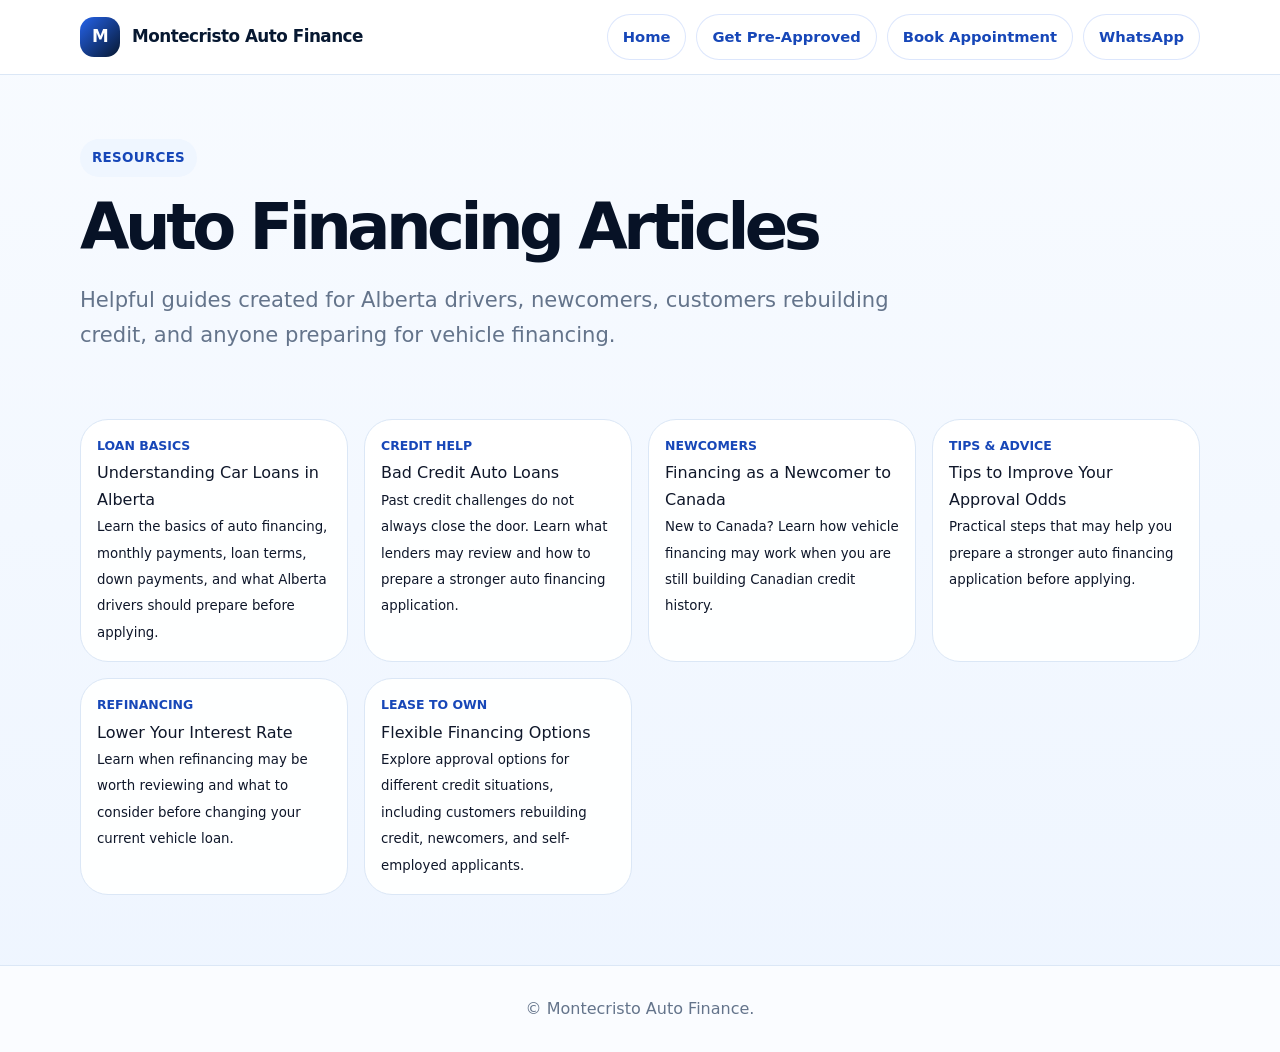
<file: articles/index.html>
<!doctype html>
<html lang="en">
<head>
  <meta charset="utf-8">
  <meta name="viewport" content="width=device-width, initial-scale=1">
  <title>Auto Financing Resources | Montecristo Auto Finance</title>
  <meta name="description" content="Helpful auto financing articles for Alberta drivers, newcomers, and customers rebuilding credit.">
  <link rel="stylesheet" href="/assets/css/montecristo-articles.css">
</head>
<body class="mtc-article-body">
  <header class="mtc-article-topbar">
    <div class="mtc-article-shell mtc-article-nav">
      <a class="mtc-article-logo" href="/" aria-label="Montecristo Auto Finance home"><span class="mtc-article-logo-mark">M</span><span>Montecristo Auto Finance</span></a>
      <nav class="mtc-article-navlinks" aria-label="Resources navigation">
        <a href="/">Home</a>
        <a href="/#approval-form">Get Pre-Approved</a>
        <a href="/modules/agenda/agenda.html">Book Appointment</a>
        <a href="https://wa.me/14039692916">WhatsApp</a>
      </nav>
    </div>
  </header>
  <main>
    <section class="mtc-article-shell mtc-article-hero">
      <div class="mtc-article-kicker">Resources</div>
      <h1>Auto Financing Articles</h1>
      <p class="mtc-article-intro">Helpful guides created for Alberta drivers, newcomers, customers rebuilding credit, and anyone preparing for vehicle financing.</p>
    </section>
    <section class="mtc-article-shell" style="padding: 20px 0 70px;">
      <div class="mtc-related" style="grid-template-columns: repeat(auto-fit, minmax(260px, 1fr)); display: grid; gap: 16px;">
        <a class="mtc-related-card" href="/articles/understanding-car-loans-in-alberta.html"><span>Loan Basics</span>Understanding Car Loans in Alberta<br><small>Learn the basics of auto financing, monthly payments, loan terms, down payments, and what Alberta drivers should prepare before applying.</small></a> <a class="mtc-related-card" href="/articles/bad-credit-auto-loans.html"><span>Credit Help</span>Bad Credit Auto Loans<br><small>Past credit challenges do not always close the door. Learn what lenders may review and how to prepare a stronger auto financing application.</small></a> <a class="mtc-related-card" href="/articles/financing-newcomer-canada.html"><span>Newcomers</span>Financing as a Newcomer to Canada<br><small>New to Canada? Learn how vehicle financing may work when you are still building Canadian credit history.</small></a> <a class="mtc-related-card" href="/articles/improve-approval-odds.html"><span>Tips &amp; Advice</span>Tips to Improve Your Approval Odds<br><small>Practical steps that may help you prepare a stronger auto financing application before applying.</small></a> <a class="mtc-related-card" href="/articles/lower-interest-rate.html"><span>Refinancing</span>Lower Your Interest Rate<br><small>Learn when refinancing may be worth reviewing and what to consider before changing your current vehicle loan.</small></a> <a class="mtc-related-card" href="/articles/flexible-financing-options.html"><span>Lease to Own</span>Flexible Financing Options<br><small>Explore approval options for different credit situations, including customers rebuilding credit, newcomers, and self-employed applicants.</small></a>
      </div>
    </section>
  </main>
  <footer class="mtc-article-footer"><div class="mtc-article-shell">© Montecristo Auto Finance.</div></footer>
</body>
</html>
</file>
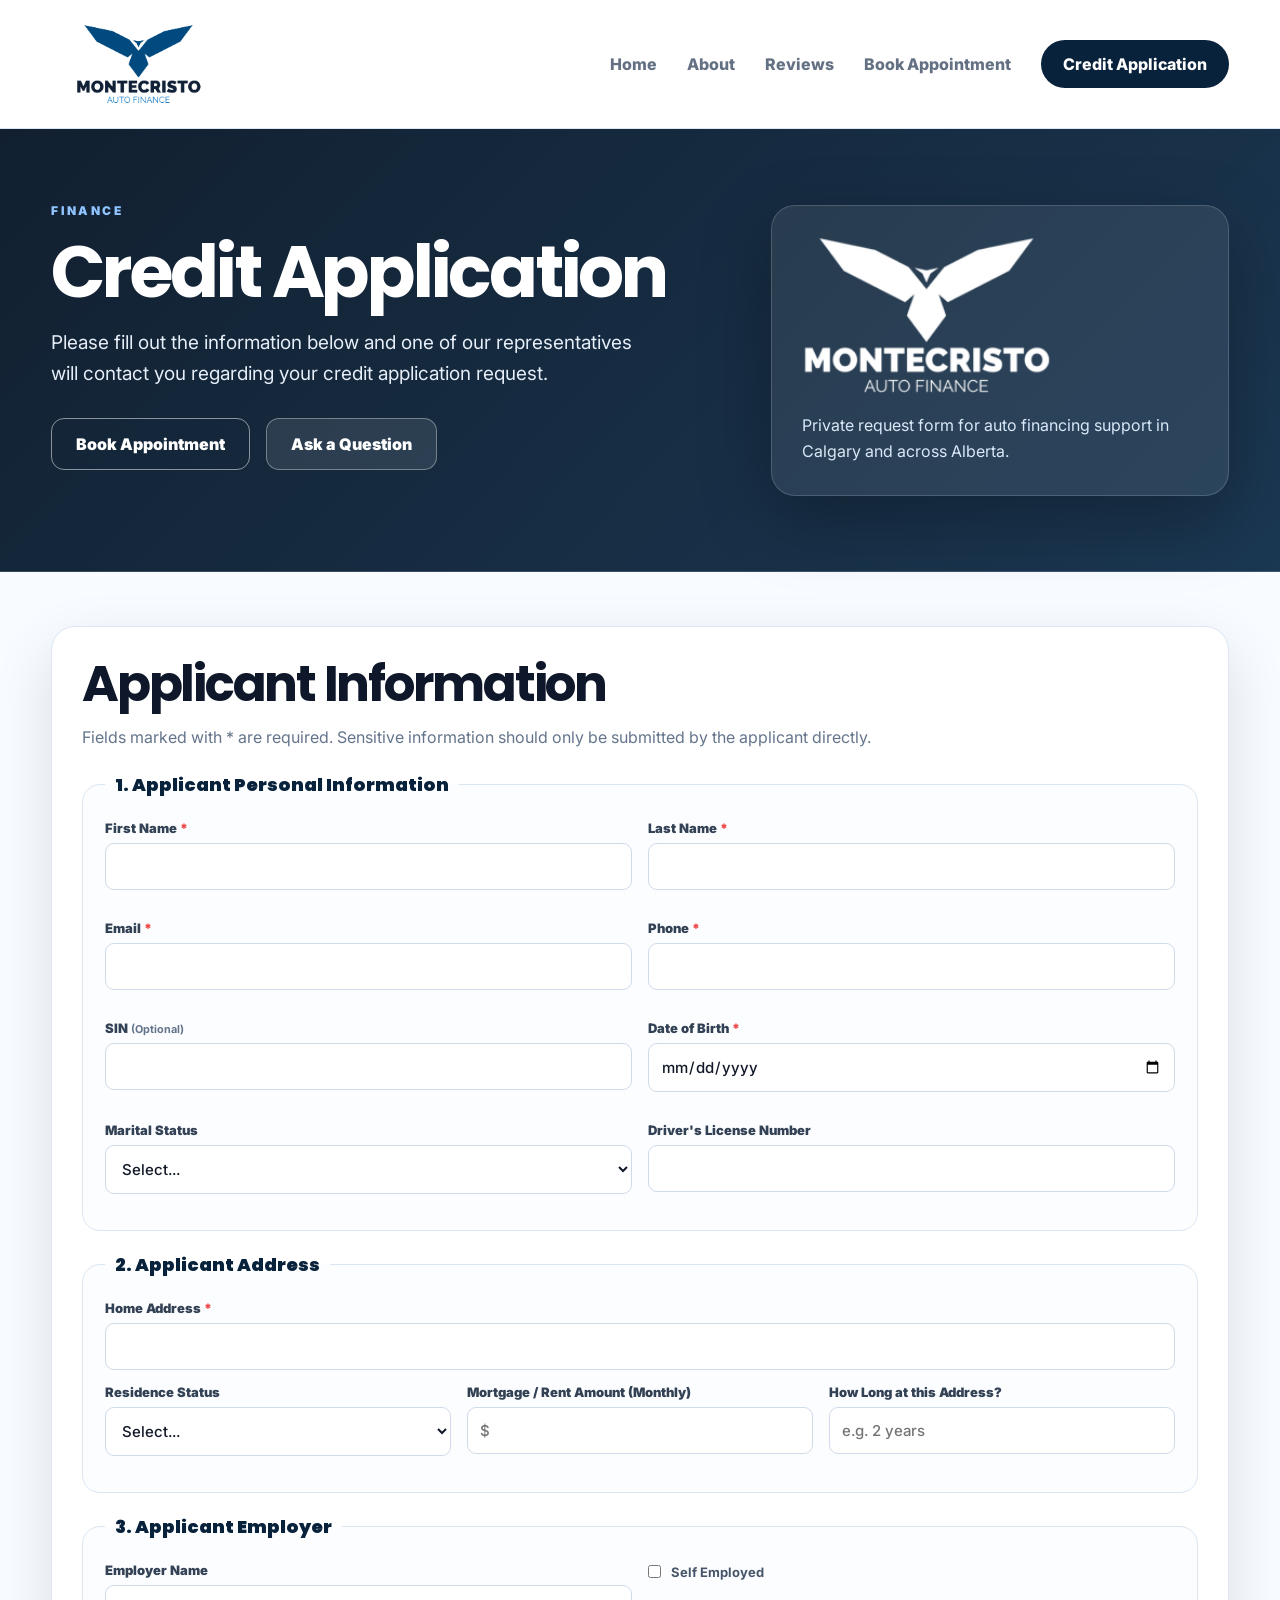
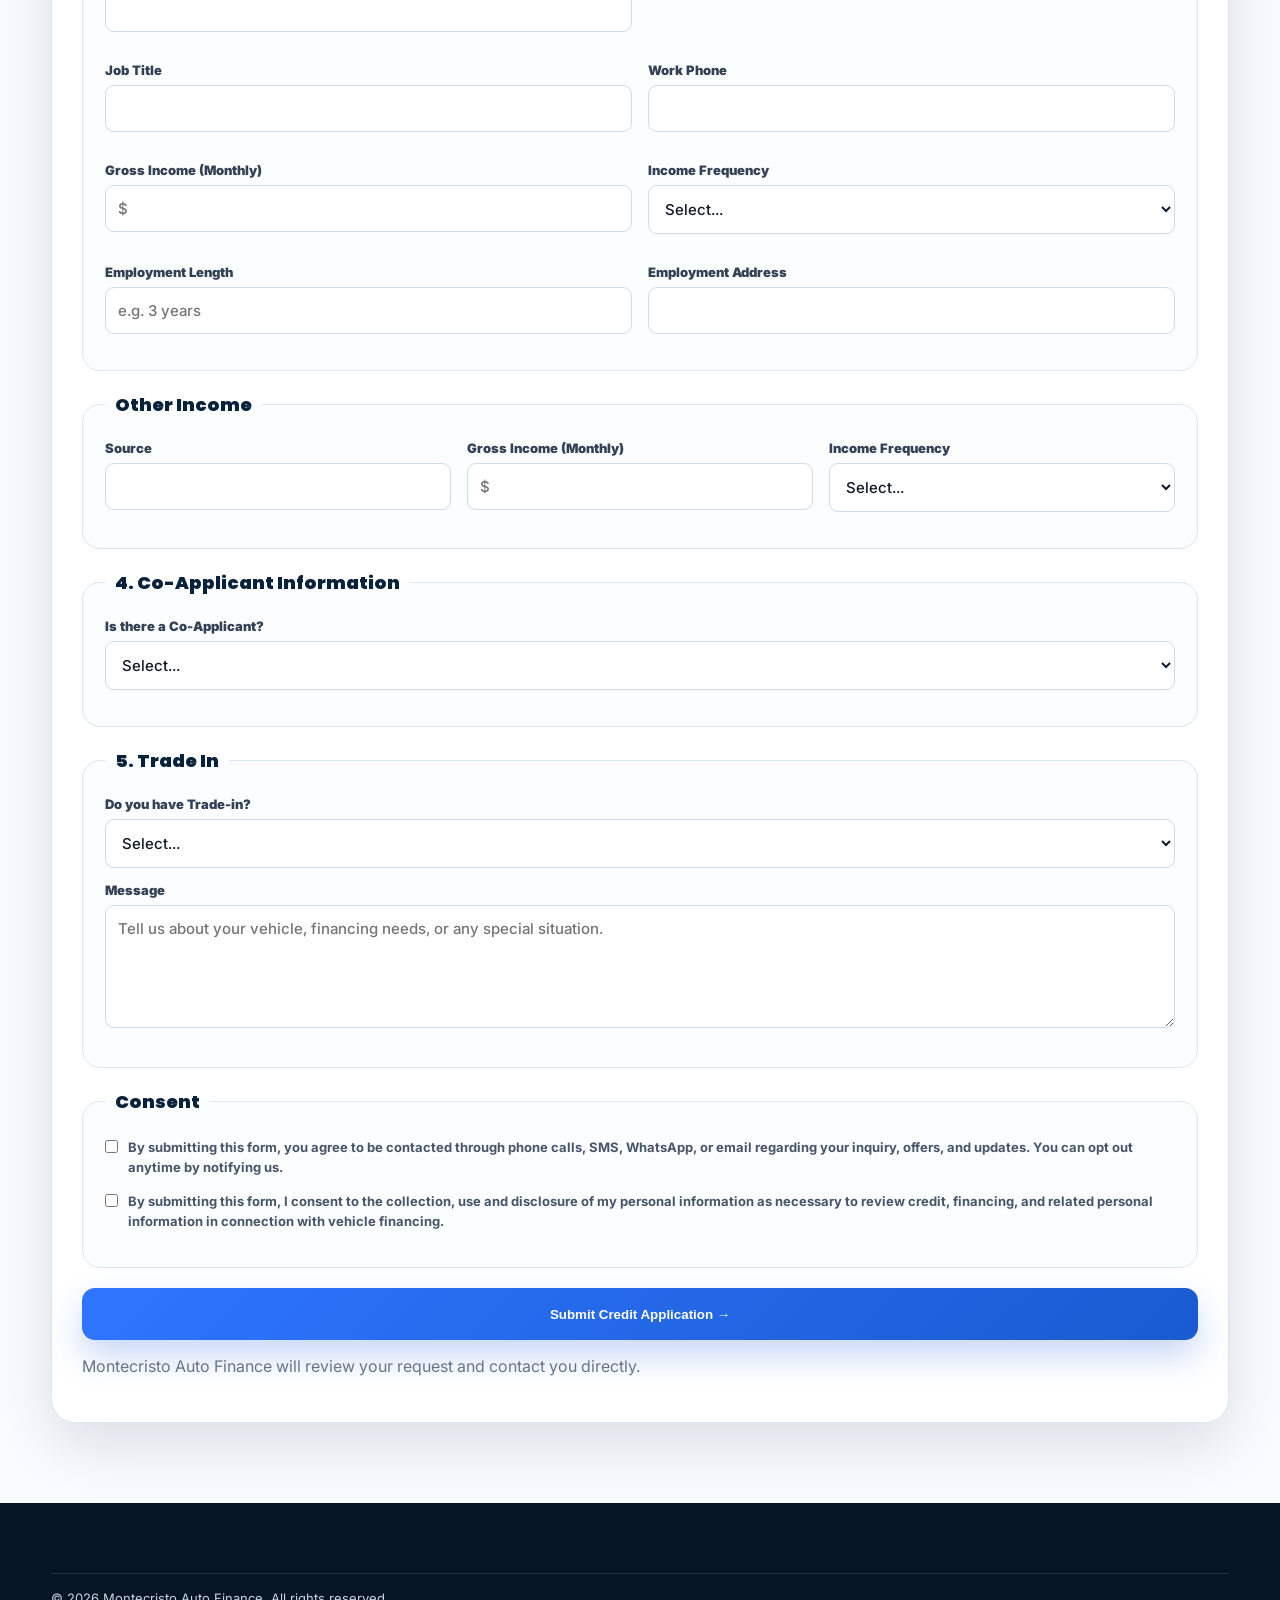
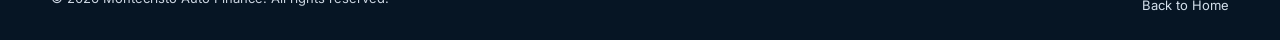
<file: credit-application.html>
<!DOCTYPE html>
<html lang="en">
<head>
  <meta charset="UTF-8" />
  <meta name="viewport" content="width=device-width, initial-scale=1.0" />
  <title>Credit Application | Montecristo Auto Finance</title>
  <meta name="description" content="Secure credit application request for Montecristo Auto Finance in Calgary, Alberta." />
  <link rel="preconnect" href="https://fonts.googleapis.com">
  <link rel="preconnect" href="https://fonts.gstatic.com" crossorigin>
  <link href="https://fonts.googleapis.com/css2?family=Inter:wght@400;500;600;700;800;900&family=Poppins:wght@700;800;900&display=swap" rel="stylesheet">
  <link rel="stylesheet" href="css/style.css" />
</head>
<body class="application-page">
  <header class="site-header">
    <div class="container nav">
      <a class="brand" href="index.html#home" aria-label="Montecristo Auto Finance home">
        <img src="images/montecristo-logo-transparent.png" alt="Montecristo Auto Finance" class="brand-logo">
      </a>
      <button class="menu-toggle" aria-label="Open menu">☰</button>
      <nav class="nav-links" aria-label="Main navigation">
        <a href="index.html#home">Home</a>
        <a href="index.html#about">About</a>
        <a href="index.html#reviews">Reviews</a>
        <a href="modules/agenda/agenda.html">Book Appointment</a>
        <a class="nav-cta" href="credit-application.html">Credit Application</a>
      </nav>
    </div>
  </header>

  <main>
    <section class="application-hero">
      <div class="container application-hero-grid">
        <div>
          <p class="eyebrow">Finance</p>
          <h1>Credit Application</h1>
          <p class="hero-lead">Please fill out the information below and one of our representatives will contact you regarding your credit application request.</p>
          <div class="hero-actions">
            <a class="btn secondary dark" href="modules/agenda/agenda.html">Book Appointment</a>
            <a class="btn secondary" href="mailto:info@mtcautofinance.ca?subject=Credit Application Question">Ask a Question</a>
          </div>
        </div>
        <div class="application-side-card">
          <img src="images/montecristo-logo-white.png" alt="Montecristo Auto Finance">
          <p>Private request form for auto financing support in Calgary and across Alberta.</p>
        </div>
      </div>
    </section>

    <section class="application-section">
      <div class="container">
        <form class="credit-form" name="montecristo-credit-application" method="POST" data-netlify="true" netlify-honeypot="bot-field" action="thank-you.html">
          <input type="hidden" name="form-name" value="montecristo-credit-application" />
          <input type="hidden" name="subject" value="New Montecristo Auto Finance Credit Application" />
          <p class="hidden-field"><label>Don’t fill this out if you’re human: <input name="bot-field" /></label></p>

          <div class="form-intro">
            <h2>Applicant Information</h2>
            <p>Fields marked with * are required. Sensitive information should only be submitted by the applicant directly.</p>
          </div>

          <fieldset>
            <legend>1. Applicant Personal Information</legend>
            <div class="form-grid two">
              <label>First Name <span>*</span><input name="first_name" type="text" required></label>
              <label>Last Name <span>*</span><input name="last_name" type="text" required></label>
              <label>Email <span>*</span><input name="email" type="email" required></label>
              <label>Phone <span>*</span><input name="phone" type="tel" required></label>
              <label>SIN <small>(Optional)</small><input name="sin" type="text" inputmode="numeric" autocomplete="off"></label>
              <label>Date of Birth <span>*</span><input name="date_of_birth" type="date" required></label>
              <label>Marital Status <select name="marital_status"><option value="">Select...</option><option>Single</option><option>Married</option><option>Common-law</option><option>Separated</option><option>Divorced</option><option>Widowed</option></select></label>
              <label>Driver's License Number <input name="drivers_license" type="text"></label>
            </div>
          </fieldset>

          <fieldset>
            <legend>2. Applicant Address</legend>
            <label>Home Address <span>*</span><input name="home_address" type="text" required></label>
            <div class="form-grid three">
              <label>Residence Status <select name="residence_status"><option value="">Select...</option><option>Own</option><option>Rent</option><option>Live with family</option><option>Other</option></select></label>
              <label>Mortgage / Rent Amount (Monthly) <input name="monthly_housing_amount" type="text" placeholder="$"></label>
              <label>How Long at this Address? <input name="address_length" type="text" placeholder="e.g. 2 years"></label>
            </div>
          </fieldset>

          <fieldset>
            <legend>3. Applicant Employer</legend>
            <div class="form-grid two">
              <label>Employer Name <input name="employer_name" type="text"></label>
              <label class="checkbox-line"><input name="self_employed" type="checkbox" value="Yes"> Self Employed</label>
              <label>Job Title <input name="job_title" type="text"></label>
              <label>Work Phone <input name="work_phone" type="tel"></label>
              <label>Gross Income (Monthly) <input name="gross_income_monthly" type="text" placeholder="$"></label>
              <label>Income Frequency <select name="income_frequency"><option value="">Select...</option><option>Weekly</option><option>Bi-weekly</option><option>Semi-monthly</option><option>Monthly</option><option>Other</option></select></label>
              <label>Employment Length <input name="employment_length" type="text" placeholder="e.g. 3 years"></label>
              <label>Employment Address <input name="employment_address" type="text"></label>
            </div>
          </fieldset>

          <fieldset>
            <legend>Other Income</legend>
            <div class="form-grid three">
              <label>Source <input name="other_income_source" type="text"></label>
              <label>Gross Income (Monthly) <input name="other_income_monthly" type="text" placeholder="$"></label>
              <label>Income Frequency <select name="other_income_frequency"><option value="">Select...</option><option>Weekly</option><option>Bi-weekly</option><option>Semi-monthly</option><option>Monthly</option><option>Other</option></select></label>
            </div>
          </fieldset>

          <fieldset>
            <legend>4. Co-Applicant Information</legend>
            <label>Is there a Co-Applicant?
              <select name="has_co_applicant"><option value="">Select...</option><option>No</option><option>Yes</option></select>
            </label>
          </fieldset>

          <fieldset>
            <legend>5. Trade In</legend>
            <label>Do you have Trade-in?
              <select name="has_trade_in"><option value="">Select...</option><option>No</option><option>Yes</option></select>
            </label>
            <label>Message <textarea name="message" rows="5" placeholder="Tell us about your vehicle, financing needs, or any special situation."></textarea></label>
          </fieldset>

          <fieldset>
            <legend>Consent</legend>
            <label class="consent-line"><input type="checkbox" name="contact_consent" value="Yes" required> By submitting this form, you agree to be contacted through phone calls, SMS, WhatsApp, or email regarding your inquiry, offers, and updates. You can opt out anytime by notifying us.</label>
            <label class="consent-line"><input type="checkbox" name="credit_consent" value="Yes" required> By submitting this form, I consent to the collection, use and disclosure of my personal information as necessary to review credit, financing, and related personal information in connection with vehicle financing.</label>
          </fieldset>

          <button class="btn primary full" type="submit">Submit Credit Application →</button>
          <p class="form-note">Montecristo Auto Finance will review your request and contact you directly.</p>
        </form>
      </div>
    </section>
  </main>

  <footer class="footer">
    <div class="container legal">
      <span>© 2026 Montecristo Auto Finance. All rights reserved.</span>
      <span><a href="index.html#home">Back to Home</a></span>
    </div>
  </footer>

  <script src="js/app.js"></script>
</body>
</html>
</file>
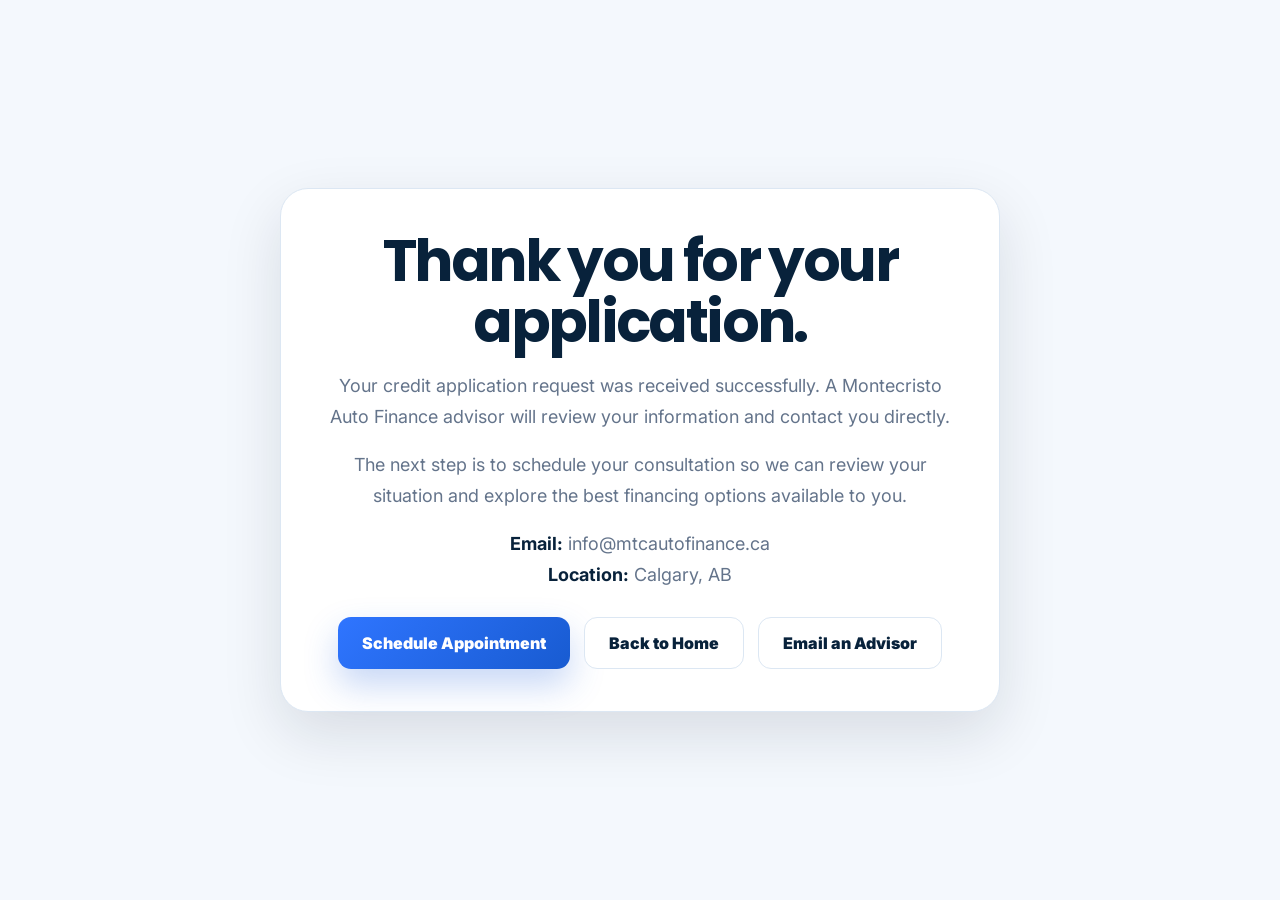
<file: thank-you.html>
<!DOCTYPE html>
<html lang="en">
<head>
  <meta charset="UTF-8" />
  <meta name="viewport" content="width=device-width, initial-scale=1.0" />

  <title>Thank You | Montecristo Auto Finance</title>

  <link rel="preconnect" href="https://fonts.googleapis.com">
  <link rel="preconnect" href="https://fonts.gstatic.com" crossorigin>
  <link href="https://fonts.googleapis.com/css2?family=Inter:wght@400;500;600;700;800;900&family=Poppins:wght@700;800;900&display=swap" rel="stylesheet">

  <link rel="stylesheet" href="css/style.css" />

  <style>
    body {
      min-height: 100vh;
      display: grid;
      place-items: center;
      background: #f4f8fd;
      padding: 24px;
      font-family: Inter, sans-serif;
    }

    .thanks-card {
      max-width: 720px;
      background: #ffffff;
      border: 1px solid #dce7f3;
      border-radius: 28px;
      padding: 42px;
      box-shadow: 0 22px 60px rgba(15, 23, 42, 0.12);
      text-align: center;
    }

    .thanks-card h1 {
      color: #08223b;
      font-size: clamp(34px, 5vw, 58px);
      line-height: 1.05;
      margin-bottom: 18px;
    }

    .thanks-card p {
      color: #64748b;
      font-size: 18px;
      line-height: 1.7;
      margin-bottom: 16px;
    }

    .thanks-card strong {
      color: #08223b;
    }

    .thanks-actions {
      display: flex;
      gap: 14px;
      justify-content: center;
      flex-wrap: wrap;
      margin-top: 26px;
    }

    .thanks-actions .secondary {
      color: #08223b;
      border: 1px solid #dce7f3;
      background: #ffffff;
    }
  </style>
</head>

<body>

  <main class="thanks-card">
    <h1>Thank you for your application.</h1>
    <p>
      Your credit application request was received successfully. A Montecristo Auto Finance advisor will review your information and contact you directly.
    </p>

    <p>
      The next step is to schedule your consultation so we can review your situation and explore the best financing options available to you.
    </p>

    <p>
      <strong>Email:</strong>
      <a href="mailto:info@mtcautofinance.ca">
      info@mtcautofinance.ca
      </a><br>
      <strong>Location:</strong> Calgary, AB
    </p>

    <div class="thanks-actions">
      <a class="btn primary" href="/modules/agenda/agenda.html">
        Schedule Appointment
      </a>

      <a class="btn secondary" href="/">
        Back to Home
      </a>

      <a class="btn secondary" href="mailto:info@mtcautofinance.ca?subject=Montecristo Auto Finance Inquiry">
        Email an Advisor
      </a>

    </div>
  </main>

</body>
</html>
</file>
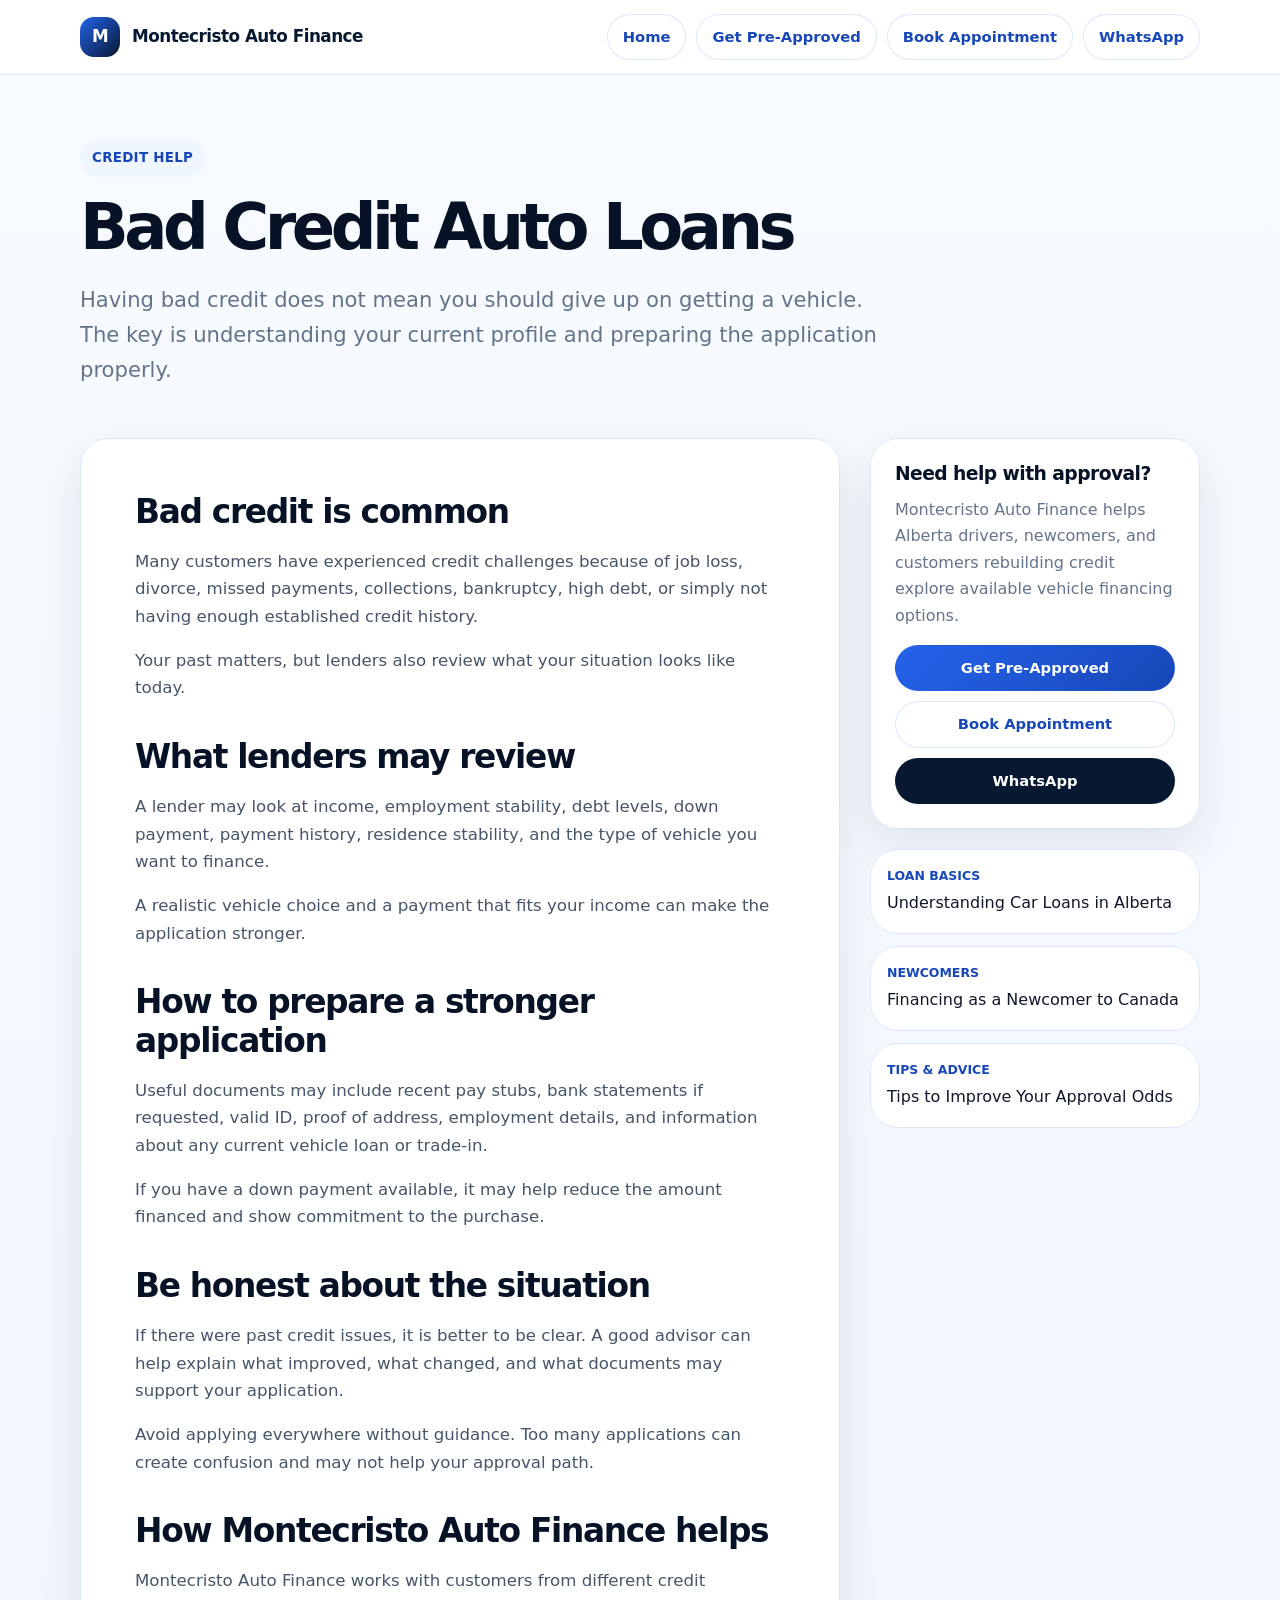
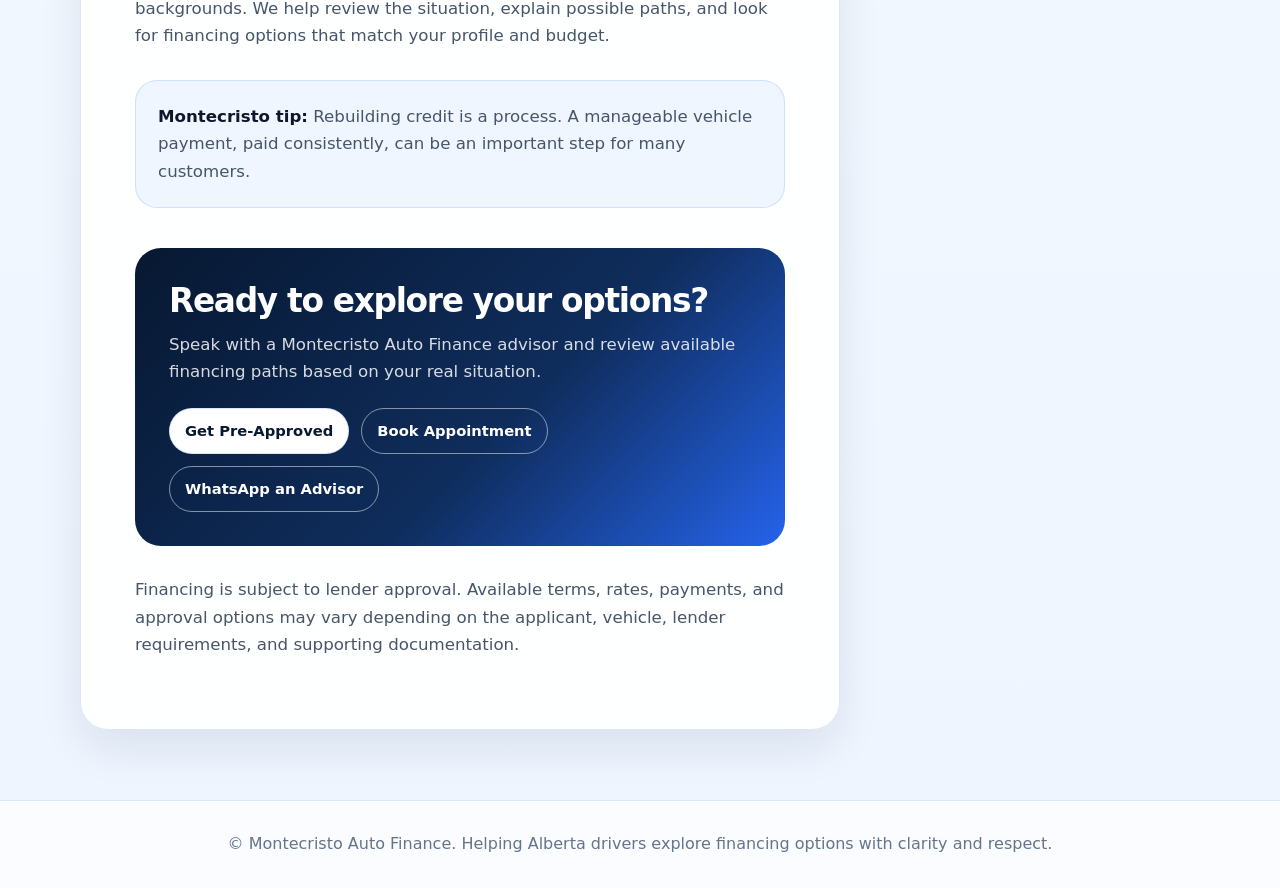
<file: articles/bad-credit-auto-loans.html>
<!doctype html>
<html lang="en">
<head>
  <meta charset="utf-8">
  <meta name="viewport" content="width=device-width, initial-scale=1">
  <title>Bad Credit Auto Loans | Montecristo Auto Finance</title>
  <meta name="description" content="Past credit challenges do not always close the door. Learn what lenders may review and how to prepare a stronger auto financing application.">
  <link rel="stylesheet" href="/assets/css/montecristo-articles.css">
</head>
<body class="mtc-article-body">
  <header class="mtc-article-topbar">
    <div class="mtc-article-shell mtc-article-nav">
      <a class="mtc-article-logo" href="/" aria-label="Montecristo Auto Finance home">
        <span class="mtc-article-logo-mark">M</span>
        <span>Montecristo Auto Finance</span>
      </a>
      <nav class="mtc-article-navlinks" aria-label="Article navigation">
        <a href="/">Home</a>
        <a href="/#approval-form">Get Pre-Approved</a>
        <a href="/modules/agenda/agenda.html">Book Appointment</a>
        <a href="https://wa.me/14039692916">WhatsApp</a>
      </nav>
    </div>
  </header>

  <main>
    <section class="mtc-article-shell mtc-article-hero">
      <div class="mtc-article-kicker">Credit Help</div>
      <h1>Bad Credit Auto Loans</h1>
      <p class="mtc-article-intro">Having bad credit does not mean you should give up on getting a vehicle. The key is understanding your current profile and preparing the application properly.</p>
    </section>

    <section class="mtc-article-shell mtc-article-layout">
      <article class="mtc-article-card-main">
        <h2>Bad credit is common</h2>
<p>Many customers have experienced credit challenges because of job loss, divorce, missed payments, collections, bankruptcy, high debt, or simply not having enough established credit history.</p>
<p>Your past matters, but lenders also review what your situation looks like today.</p>
<h2>What lenders may review</h2>
<p>A lender may look at income, employment stability, debt levels, down payment, payment history, residence stability, and the type of vehicle you want to finance.</p>
<p>A realistic vehicle choice and a payment that fits your income can make the application stronger.</p>
<h2>How to prepare a stronger application</h2>
<p>Useful documents may include recent pay stubs, bank statements if requested, valid ID, proof of address, employment details, and information about any current vehicle loan or trade-in.</p>
<p>If you have a down payment available, it may help reduce the amount financed and show commitment to the purchase.</p>
<h2>Be honest about the situation</h2>
<p>If there were past credit issues, it is better to be clear. A good advisor can help explain what improved, what changed, and what documents may support your application.</p>
<p>Avoid applying everywhere without guidance. Too many applications can create confusion and may not help your approval path.</p>
<h2>How Montecristo Auto Finance helps</h2>
<p>Montecristo Auto Finance works with customers from different credit backgrounds. We help review the situation, explain possible paths, and look for financing options that match your profile and budget.</p>

        <div class="mtc-note-box">
          <p><strong>Montecristo tip:</strong> Rebuilding credit is a process. A manageable vehicle payment, paid consistently, can be an important step for many customers.</p>
        </div>

        <div class="mtc-cta-box">
          <h2>Ready to explore your options?</h2>
          <p>Speak with a Montecristo Auto Finance advisor and review available financing paths based on your real situation.</p>
          <div class="mtc-cta-actions">
            <a class="mtc-btn" href="/#approval-form">Get Pre-Approved</a>
            <a class="mtc-btn mtc-btn-outline" href="/modules/agenda/agenda.html">Book Appointment</a>
            <a class="mtc-btn mtc-btn-outline" href="https://wa.me/14039692916">WhatsApp an Advisor</a>
          </div>
        </div>

        <p class="mtc-disclaimer">Financing is subject to lender approval. Available terms, rates, payments, and approval options may vary depending on the applicant, vehicle, lender requirements, and supporting documentation.</p>
      </article>

      <aside class="mtc-article-sidebar" aria-label="Helpful actions and related articles">
        <div class="mtc-article-sidebar-card">
          <h3>Need help with approval?</h3>
          <p>Montecristo Auto Finance helps Alberta drivers, newcomers, and customers rebuilding credit explore available vehicle financing options.</p>
          <div class="mtc-sidebar-actions">
            <a class="mtc-btn mtc-btn-primary" href="/#approval-form">Get Pre-Approved</a>
            <a class="mtc-btn" href="/modules/agenda/agenda.html">Book Appointment</a>
            <a class="mtc-btn mtc-btn-dark" href="https://wa.me/14039692916">WhatsApp</a>
          </div>
        </div>

        <div class="mtc-related">
          <a class="mtc-related-card" href="/articles/understanding-car-loans-in-alberta.html"><span>Loan Basics</span>Understanding Car Loans in Alberta</a>
<a class="mtc-related-card" href="/articles/financing-newcomer-canada.html"><span>Newcomers</span>Financing as a Newcomer to Canada</a>
<a class="mtc-related-card" href="/articles/improve-approval-odds.html"><span>Tips &amp; Advice</span>Tips to Improve Your Approval Odds</a>
        </div>
      </aside>
    </section>
  </main>

  <footer class="mtc-article-footer">
    <div class="mtc-article-shell">
      © Montecristo Auto Finance. Helping Alberta drivers explore financing options with clarity and respect.
    </div>
  </footer>
</body>
</html>
</file>
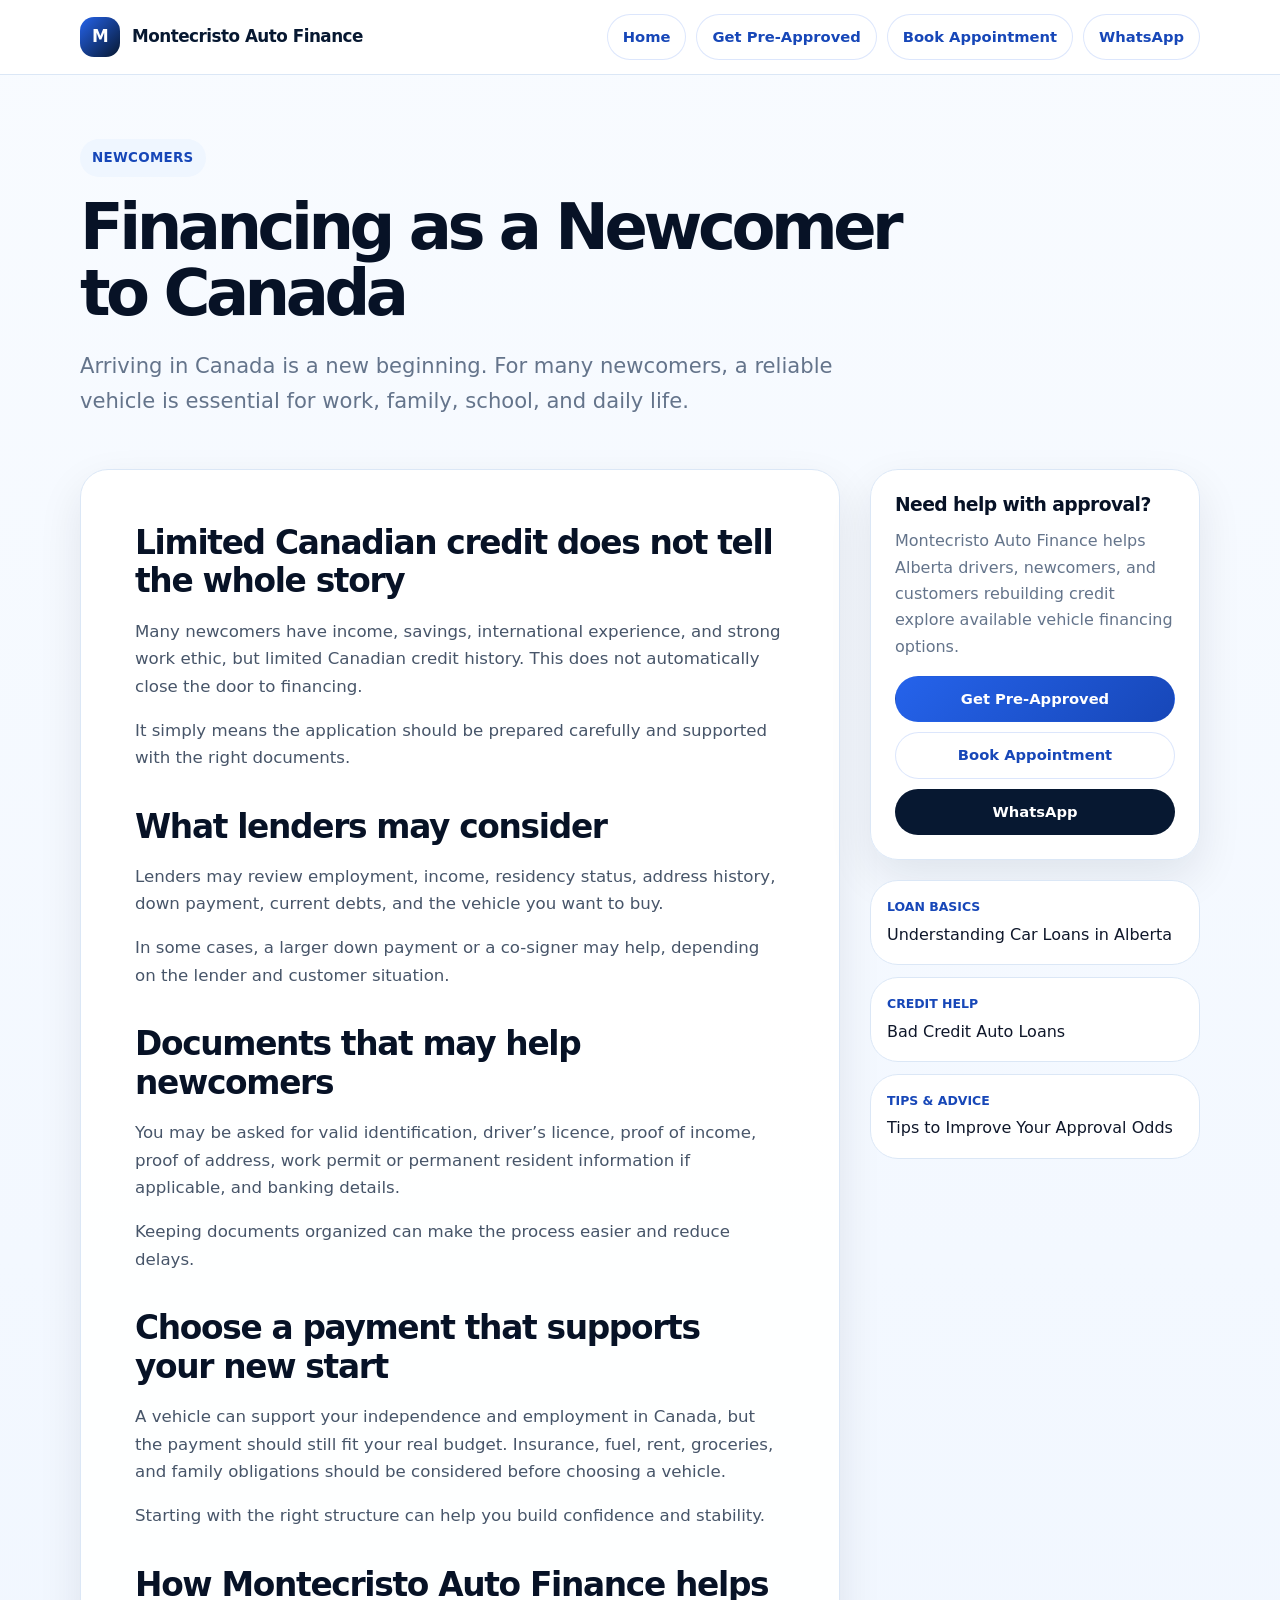
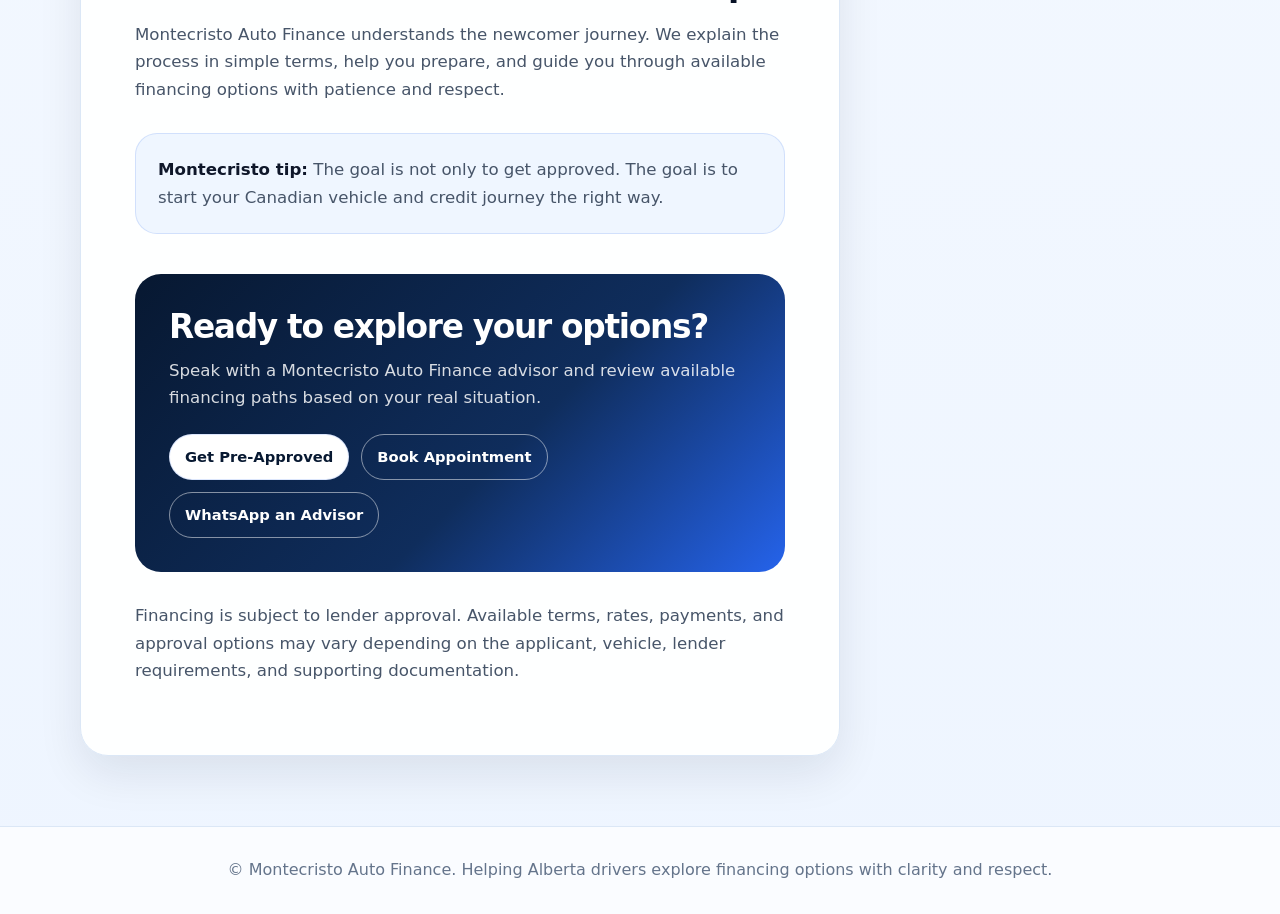
<file: articles/financing-newcomer-canada.html>
<!doctype html>
<html lang="en">
<head>
  <meta charset="utf-8">
  <meta name="viewport" content="width=device-width, initial-scale=1">
  <title>Financing as a Newcomer to Canada | Montecristo Auto Finance</title>
  <meta name="description" content="New to Canada? Learn how vehicle financing may work when you are still building Canadian credit history.">
  <link rel="stylesheet" href="/assets/css/montecristo-articles.css">
</head>
<body class="mtc-article-body">
  <header class="mtc-article-topbar">
    <div class="mtc-article-shell mtc-article-nav">
      <a class="mtc-article-logo" href="/" aria-label="Montecristo Auto Finance home">
        <span class="mtc-article-logo-mark">M</span>
        <span>Montecristo Auto Finance</span>
      </a>
      <nav class="mtc-article-navlinks" aria-label="Article navigation">
        <a href="/">Home</a>
        <a href="/#approval-form">Get Pre-Approved</a>
        <a href="/modules/agenda/agenda.html">Book Appointment</a>
        <a href="https://wa.me/14039692916">WhatsApp</a>
      </nav>
    </div>
  </header>

  <main>
    <section class="mtc-article-shell mtc-article-hero">
      <div class="mtc-article-kicker">Newcomers</div>
      <h1>Financing as a Newcomer to Canada</h1>
      <p class="mtc-article-intro">Arriving in Canada is a new beginning. For many newcomers, a reliable vehicle is essential for work, family, school, and daily life.</p>
    </section>

    <section class="mtc-article-shell mtc-article-layout">
      <article class="mtc-article-card-main">
        <h2>Limited Canadian credit does not tell the whole story</h2>
<p>Many newcomers have income, savings, international experience, and strong work ethic, but limited Canadian credit history. This does not automatically close the door to financing.</p>
<p>It simply means the application should be prepared carefully and supported with the right documents.</p>
<h2>What lenders may consider</h2>
<p>Lenders may review employment, income, residency status, address history, down payment, current debts, and the vehicle you want to buy.</p>
<p>In some cases, a larger down payment or a co-signer may help, depending on the lender and customer situation.</p>
<h2>Documents that may help newcomers</h2>
<p>You may be asked for valid identification, driver’s licence, proof of income, proof of address, work permit or permanent resident information if applicable, and banking details.</p>
<p>Keeping documents organized can make the process easier and reduce delays.</p>
<h2>Choose a payment that supports your new start</h2>
<p>A vehicle can support your independence and employment in Canada, but the payment should still fit your real budget. Insurance, fuel, rent, groceries, and family obligations should be considered before choosing a vehicle.</p>
<p>Starting with the right structure can help you build confidence and stability.</p>
<h2>How Montecristo Auto Finance helps</h2>
<p>Montecristo Auto Finance understands the newcomer journey. We explain the process in simple terms, help you prepare, and guide you through available financing options with patience and respect.</p>

        <div class="mtc-note-box">
          <p><strong>Montecristo tip:</strong> The goal is not only to get approved. The goal is to start your Canadian vehicle and credit journey the right way.</p>
        </div>

        <div class="mtc-cta-box">
          <h2>Ready to explore your options?</h2>
          <p>Speak with a Montecristo Auto Finance advisor and review available financing paths based on your real situation.</p>
          <div class="mtc-cta-actions">
            <a class="mtc-btn" href="/#approval-form">Get Pre-Approved</a>
            <a class="mtc-btn mtc-btn-outline" href="/modules/agenda/agenda.html">Book Appointment</a>
            <a class="mtc-btn mtc-btn-outline" href="https://wa.me/14039692916">WhatsApp an Advisor</a>
          </div>
        </div>

        <p class="mtc-disclaimer">Financing is subject to lender approval. Available terms, rates, payments, and approval options may vary depending on the applicant, vehicle, lender requirements, and supporting documentation.</p>
      </article>

      <aside class="mtc-article-sidebar" aria-label="Helpful actions and related articles">
        <div class="mtc-article-sidebar-card">
          <h3>Need help with approval?</h3>
          <p>Montecristo Auto Finance helps Alberta drivers, newcomers, and customers rebuilding credit explore available vehicle financing options.</p>
          <div class="mtc-sidebar-actions">
            <a class="mtc-btn mtc-btn-primary" href="/#approval-form">Get Pre-Approved</a>
            <a class="mtc-btn" href="/modules/agenda/agenda.html">Book Appointment</a>
            <a class="mtc-btn mtc-btn-dark" href="https://wa.me/14039692916">WhatsApp</a>
          </div>
        </div>

        <div class="mtc-related">
          <a class="mtc-related-card" href="/articles/understanding-car-loans-in-alberta.html"><span>Loan Basics</span>Understanding Car Loans in Alberta</a>
<a class="mtc-related-card" href="/articles/bad-credit-auto-loans.html"><span>Credit Help</span>Bad Credit Auto Loans</a>
<a class="mtc-related-card" href="/articles/improve-approval-odds.html"><span>Tips &amp; Advice</span>Tips to Improve Your Approval Odds</a>
        </div>
      </aside>
    </section>
  </main>

  <footer class="mtc-article-footer">
    <div class="mtc-article-shell">
      © Montecristo Auto Finance. Helping Alberta drivers explore financing options with clarity and respect.
    </div>
  </footer>
</body>
</html>
</file>
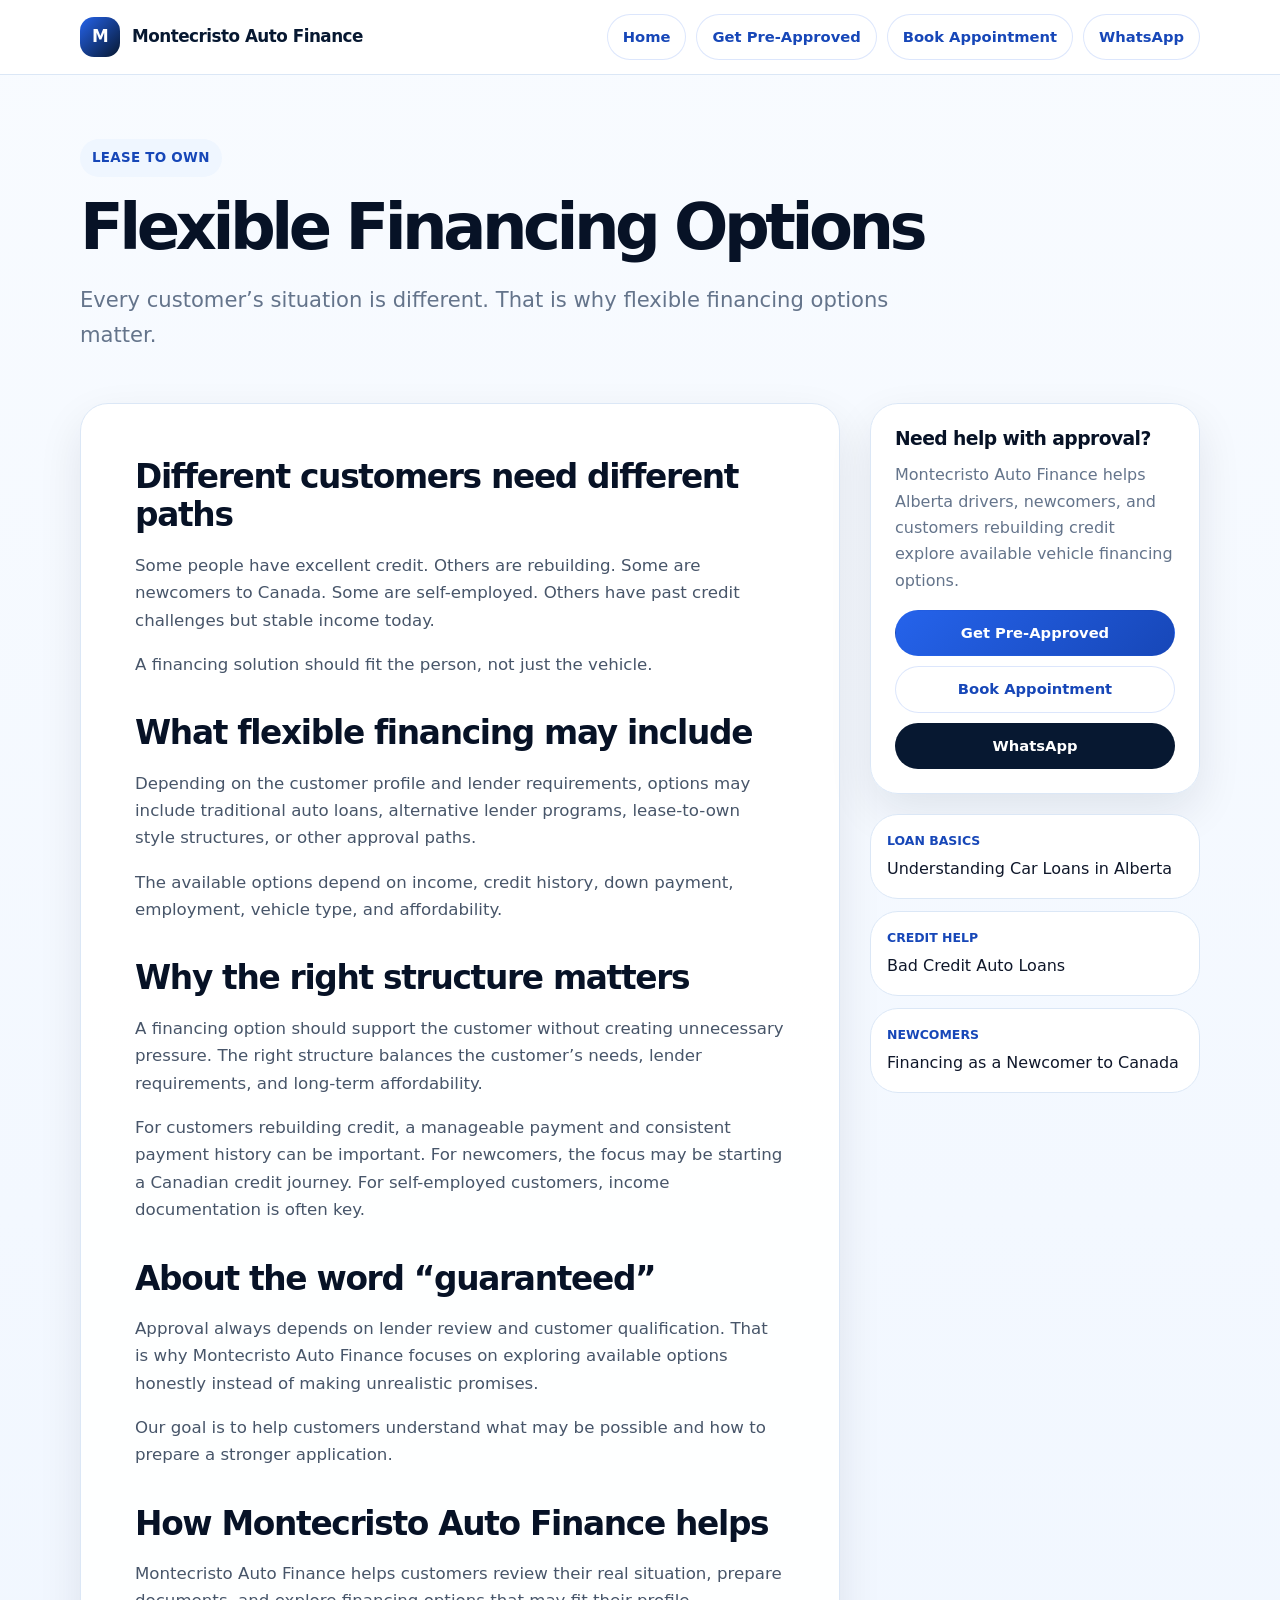
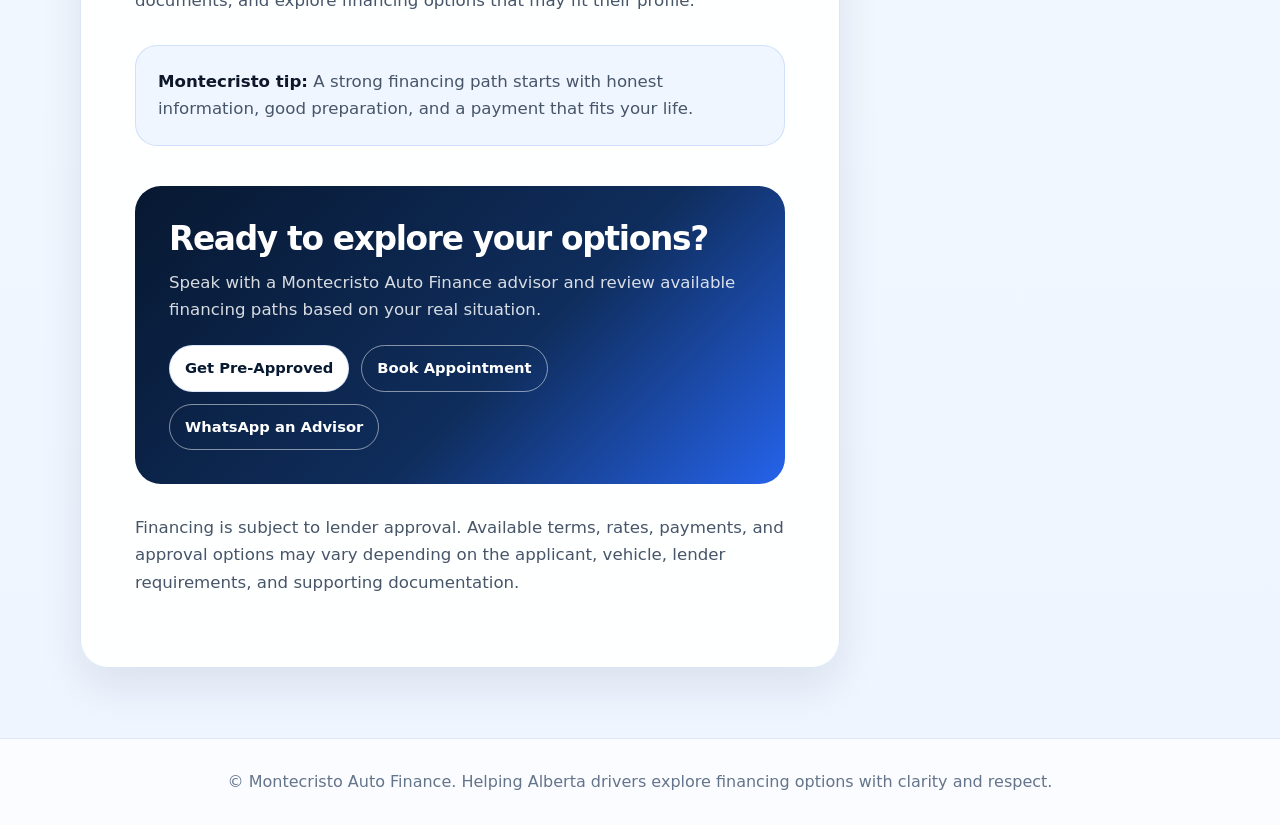
<file: articles/flexible-financing-options.html>
<!doctype html>
<html lang="en">
<head>
  <meta charset="utf-8">
  <meta name="viewport" content="width=device-width, initial-scale=1">
  <title>Flexible Financing Options | Montecristo Auto Finance</title>
  <meta name="description" content="Explore approval options for different credit situations, including customers rebuilding credit, newcomers, and self-employed applicants.">
  <link rel="stylesheet" href="/assets/css/montecristo-articles.css">
</head>
<body class="mtc-article-body">
  <header class="mtc-article-topbar">
    <div class="mtc-article-shell mtc-article-nav">
      <a class="mtc-article-logo" href="/" aria-label="Montecristo Auto Finance home">
        <span class="mtc-article-logo-mark">M</span>
        <span>Montecristo Auto Finance</span>
      </a>
      <nav class="mtc-article-navlinks" aria-label="Article navigation">
        <a href="/">Home</a>
        <a href="/#approval-form">Get Pre-Approved</a>
        <a href="/modules/agenda/agenda.html">Book Appointment</a>
        <a href="https://wa.me/14039692916">WhatsApp</a>
      </nav>
    </div>
  </header>

  <main>
    <section class="mtc-article-shell mtc-article-hero">
      <div class="mtc-article-kicker">Lease to Own</div>
      <h1>Flexible Financing Options</h1>
      <p class="mtc-article-intro">Every customer’s situation is different. That is why flexible financing options matter.</p>
    </section>

    <section class="mtc-article-shell mtc-article-layout">
      <article class="mtc-article-card-main">
        <h2>Different customers need different paths</h2>
<p>Some people have excellent credit. Others are rebuilding. Some are newcomers to Canada. Some are self-employed. Others have past credit challenges but stable income today.</p>
<p>A financing solution should fit the person, not just the vehicle.</p>
<h2>What flexible financing may include</h2>
<p>Depending on the customer profile and lender requirements, options may include traditional auto loans, alternative lender programs, lease-to-own style structures, or other approval paths.</p>
<p>The available options depend on income, credit history, down payment, employment, vehicle type, and affordability.</p>
<h2>Why the right structure matters</h2>
<p>A financing option should support the customer without creating unnecessary pressure. The right structure balances the customer’s needs, lender requirements, and long-term affordability.</p>
<p>For customers rebuilding credit, a manageable payment and consistent payment history can be important. For newcomers, the focus may be starting a Canadian credit journey. For self-employed customers, income documentation is often key.</p>
<h2>About the word “guaranteed”</h2>
<p>Approval always depends on lender review and customer qualification. That is why Montecristo Auto Finance focuses on exploring available options honestly instead of making unrealistic promises.</p>
<p>Our goal is to help customers understand what may be possible and how to prepare a stronger application.</p>
<h2>How Montecristo Auto Finance helps</h2>
<p>Montecristo Auto Finance helps customers review their real situation, prepare documents, and explore financing options that may fit their profile.</p>

        <div class="mtc-note-box">
          <p><strong>Montecristo tip:</strong> A strong financing path starts with honest information, good preparation, and a payment that fits your life.</p>
        </div>

        <div class="mtc-cta-box">
          <h2>Ready to explore your options?</h2>
          <p>Speak with a Montecristo Auto Finance advisor and review available financing paths based on your real situation.</p>
          <div class="mtc-cta-actions">
            <a class="mtc-btn" href="/#approval-form">Get Pre-Approved</a>
            <a class="mtc-btn mtc-btn-outline" href="/modules/agenda/agenda.html">Book Appointment</a>
            <a class="mtc-btn mtc-btn-outline" href="https://wa.me/14039692916">WhatsApp an Advisor</a>
          </div>
        </div>

        <p class="mtc-disclaimer">Financing is subject to lender approval. Available terms, rates, payments, and approval options may vary depending on the applicant, vehicle, lender requirements, and supporting documentation.</p>
      </article>

      <aside class="mtc-article-sidebar" aria-label="Helpful actions and related articles">
        <div class="mtc-article-sidebar-card">
          <h3>Need help with approval?</h3>
          <p>Montecristo Auto Finance helps Alberta drivers, newcomers, and customers rebuilding credit explore available vehicle financing options.</p>
          <div class="mtc-sidebar-actions">
            <a class="mtc-btn mtc-btn-primary" href="/#approval-form">Get Pre-Approved</a>
            <a class="mtc-btn" href="/modules/agenda/agenda.html">Book Appointment</a>
            <a class="mtc-btn mtc-btn-dark" href="https://wa.me/14039692916">WhatsApp</a>
          </div>
        </div>

        <div class="mtc-related">
          <a class="mtc-related-card" href="/articles/understanding-car-loans-in-alberta.html"><span>Loan Basics</span>Understanding Car Loans in Alberta</a>
<a class="mtc-related-card" href="/articles/bad-credit-auto-loans.html"><span>Credit Help</span>Bad Credit Auto Loans</a>
<a class="mtc-related-card" href="/articles/financing-newcomer-canada.html"><span>Newcomers</span>Financing as a Newcomer to Canada</a>
        </div>
      </aside>
    </section>
  </main>

  <footer class="mtc-article-footer">
    <div class="mtc-article-shell">
      © Montecristo Auto Finance. Helping Alberta drivers explore financing options with clarity and respect.
    </div>
  </footer>
</body>
</html>
</file>
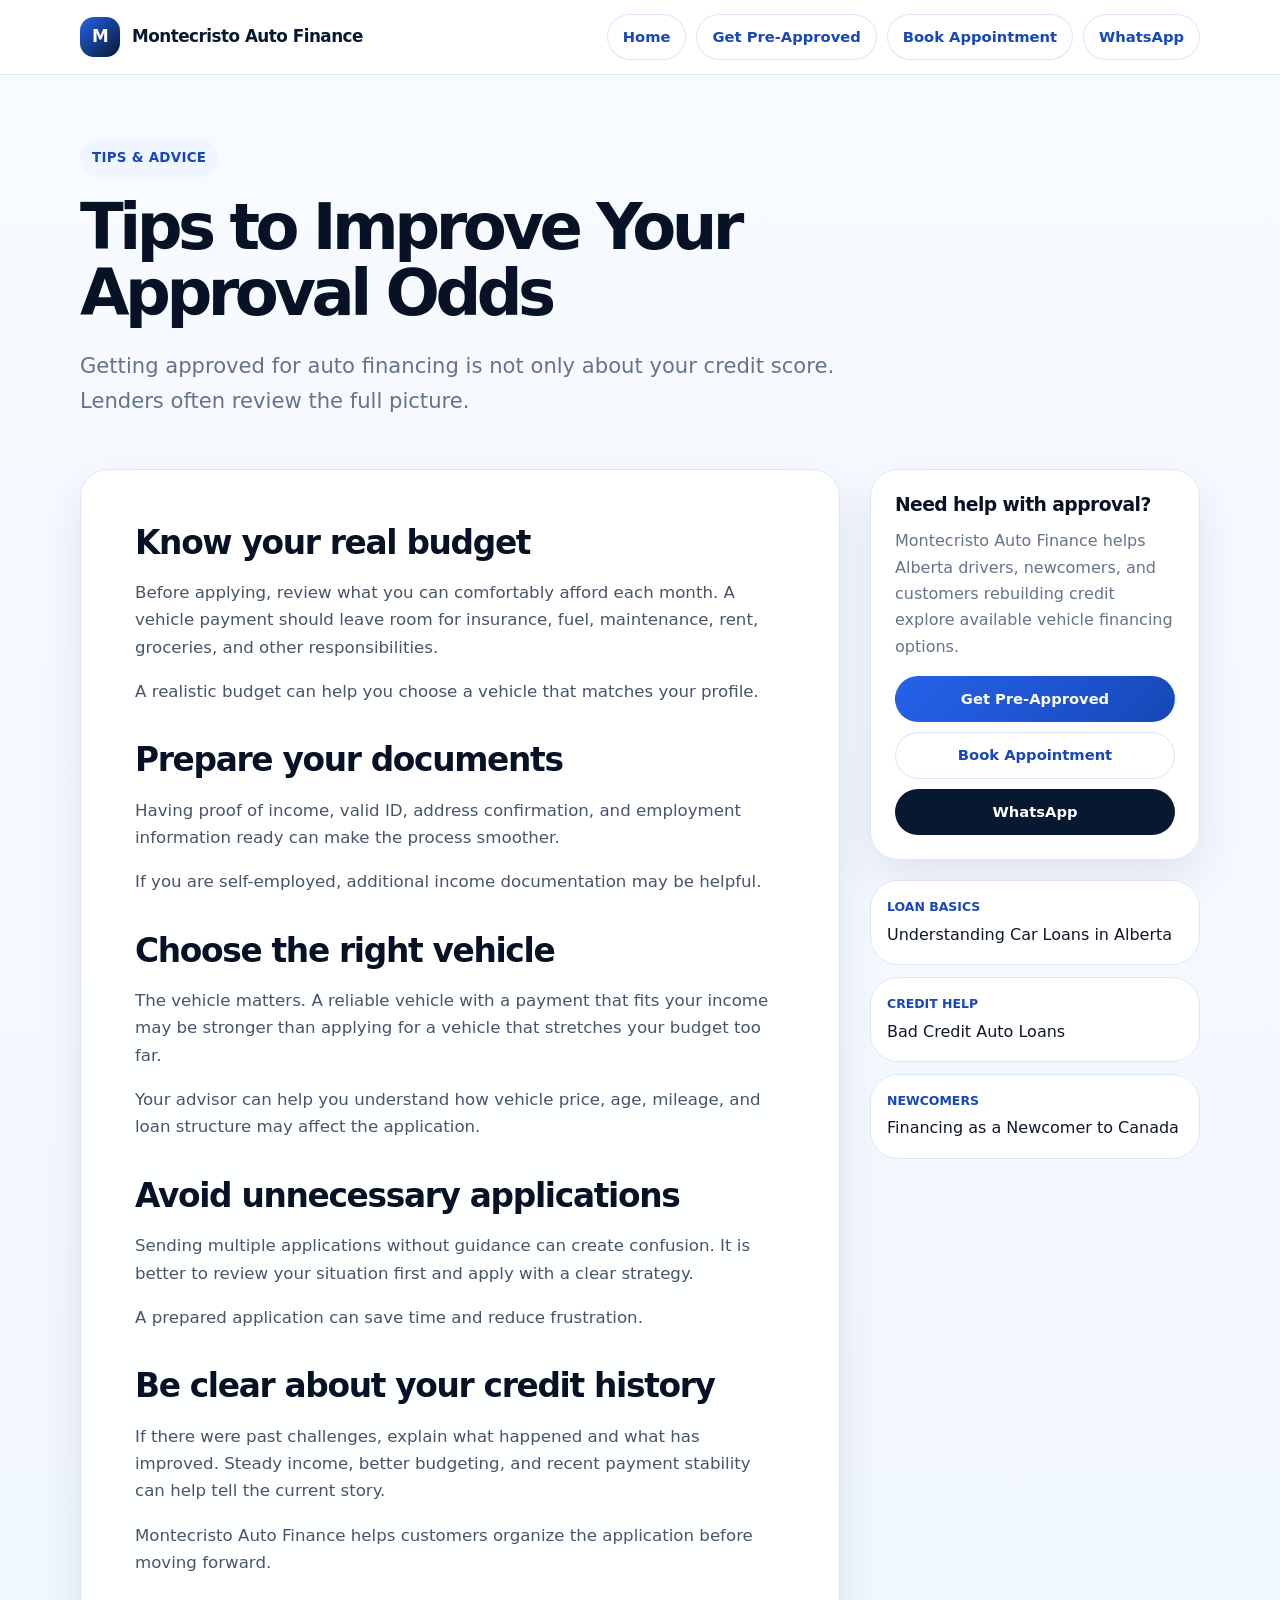
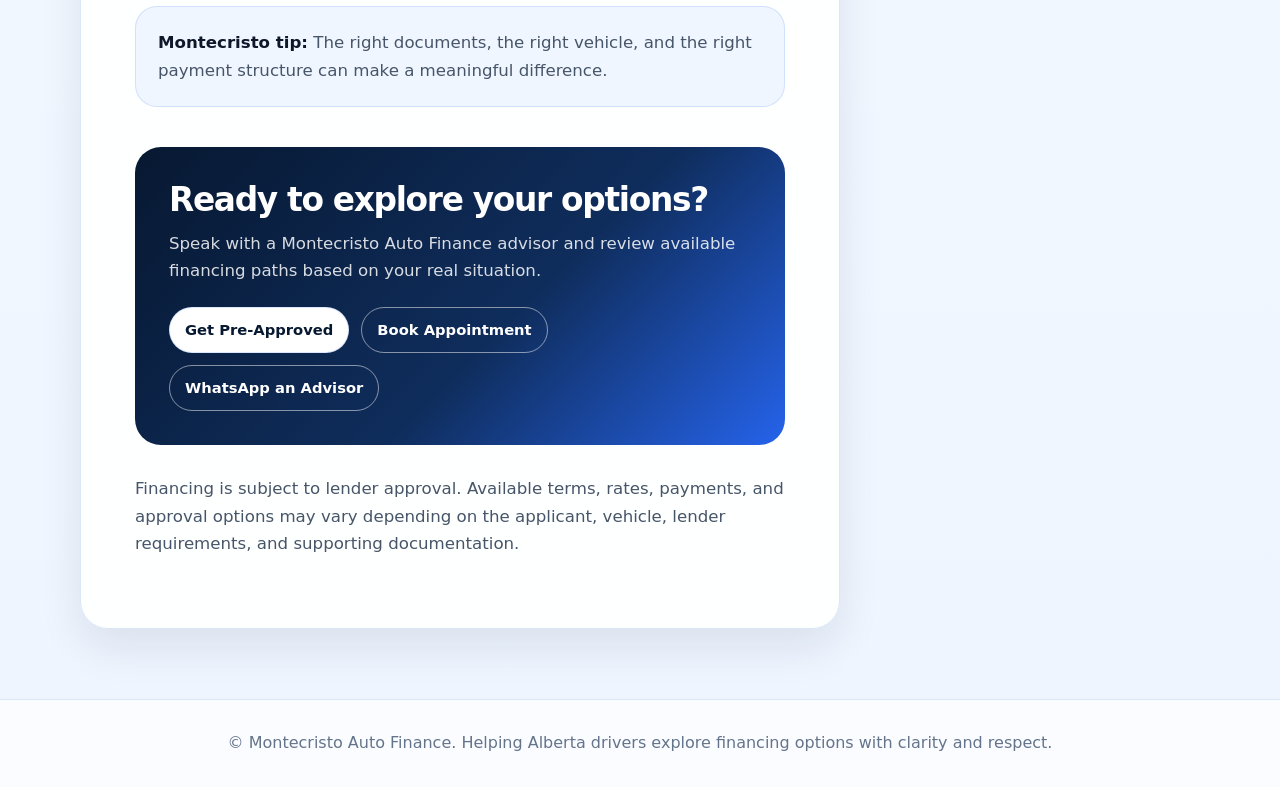
<file: articles/improve-approval-odds.html>
<!doctype html>
<html lang="en">
<head>
  <meta charset="utf-8">
  <meta name="viewport" content="width=device-width, initial-scale=1">
  <title>Tips to Improve Your Approval Odds | Montecristo Auto Finance</title>
  <meta name="description" content="Practical steps that may help you prepare a stronger auto financing application before applying.">
  <link rel="stylesheet" href="/assets/css/montecristo-articles.css">
</head>
<body class="mtc-article-body">
  <header class="mtc-article-topbar">
    <div class="mtc-article-shell mtc-article-nav">
      <a class="mtc-article-logo" href="/" aria-label="Montecristo Auto Finance home">
        <span class="mtc-article-logo-mark">M</span>
        <span>Montecristo Auto Finance</span>
      </a>
      <nav class="mtc-article-navlinks" aria-label="Article navigation">
        <a href="/">Home</a>
        <a href="/#approval-form">Get Pre-Approved</a>
        <a href="/modules/agenda/agenda.html">Book Appointment</a>
        <a href="https://wa.me/14039692916">WhatsApp</a>
      </nav>
    </div>
  </header>

  <main>
    <section class="mtc-article-shell mtc-article-hero">
      <div class="mtc-article-kicker">Tips &amp; Advice</div>
      <h1>Tips to Improve Your Approval Odds</h1>
      <p class="mtc-article-intro">Getting approved for auto financing is not only about your credit score. Lenders often review the full picture.</p>
    </section>

    <section class="mtc-article-shell mtc-article-layout">
      <article class="mtc-article-card-main">
        <h2>Know your real budget</h2>
<p>Before applying, review what you can comfortably afford each month. A vehicle payment should leave room for insurance, fuel, maintenance, rent, groceries, and other responsibilities.</p>
<p>A realistic budget can help you choose a vehicle that matches your profile.</p>
<h2>Prepare your documents</h2>
<p>Having proof of income, valid ID, address confirmation, and employment information ready can make the process smoother.</p>
<p>If you are self-employed, additional income documentation may be helpful.</p>
<h2>Choose the right vehicle</h2>
<p>The vehicle matters. A reliable vehicle with a payment that fits your income may be stronger than applying for a vehicle that stretches your budget too far.</p>
<p>Your advisor can help you understand how vehicle price, age, mileage, and loan structure may affect the application.</p>
<h2>Avoid unnecessary applications</h2>
<p>Sending multiple applications without guidance can create confusion. It is better to review your situation first and apply with a clear strategy.</p>
<p>A prepared application can save time and reduce frustration.</p>
<h2>Be clear about your credit history</h2>
<p>If there were past challenges, explain what happened and what has improved. Steady income, better budgeting, and recent payment stability can help tell the current story.</p>
<p>Montecristo Auto Finance helps customers organize the application before moving forward.</p>

        <div class="mtc-note-box">
          <p><strong>Montecristo tip:</strong> The right documents, the right vehicle, and the right payment structure can make a meaningful difference.</p>
        </div>

        <div class="mtc-cta-box">
          <h2>Ready to explore your options?</h2>
          <p>Speak with a Montecristo Auto Finance advisor and review available financing paths based on your real situation.</p>
          <div class="mtc-cta-actions">
            <a class="mtc-btn" href="/#approval-form">Get Pre-Approved</a>
            <a class="mtc-btn mtc-btn-outline" href="/modules/agenda/agenda.html">Book Appointment</a>
            <a class="mtc-btn mtc-btn-outline" href="https://wa.me/14039692916">WhatsApp an Advisor</a>
          </div>
        </div>

        <p class="mtc-disclaimer">Financing is subject to lender approval. Available terms, rates, payments, and approval options may vary depending on the applicant, vehicle, lender requirements, and supporting documentation.</p>
      </article>

      <aside class="mtc-article-sidebar" aria-label="Helpful actions and related articles">
        <div class="mtc-article-sidebar-card">
          <h3>Need help with approval?</h3>
          <p>Montecristo Auto Finance helps Alberta drivers, newcomers, and customers rebuilding credit explore available vehicle financing options.</p>
          <div class="mtc-sidebar-actions">
            <a class="mtc-btn mtc-btn-primary" href="/#approval-form">Get Pre-Approved</a>
            <a class="mtc-btn" href="/modules/agenda/agenda.html">Book Appointment</a>
            <a class="mtc-btn mtc-btn-dark" href="https://wa.me/14039692916">WhatsApp</a>
          </div>
        </div>

        <div class="mtc-related">
          <a class="mtc-related-card" href="/articles/understanding-car-loans-in-alberta.html"><span>Loan Basics</span>Understanding Car Loans in Alberta</a>
<a class="mtc-related-card" href="/articles/bad-credit-auto-loans.html"><span>Credit Help</span>Bad Credit Auto Loans</a>
<a class="mtc-related-card" href="/articles/financing-newcomer-canada.html"><span>Newcomers</span>Financing as a Newcomer to Canada</a>
        </div>
      </aside>
    </section>
  </main>

  <footer class="mtc-article-footer">
    <div class="mtc-article-shell">
      © Montecristo Auto Finance. Helping Alberta drivers explore financing options with clarity and respect.
    </div>
  </footer>
</body>
</html>
</file>
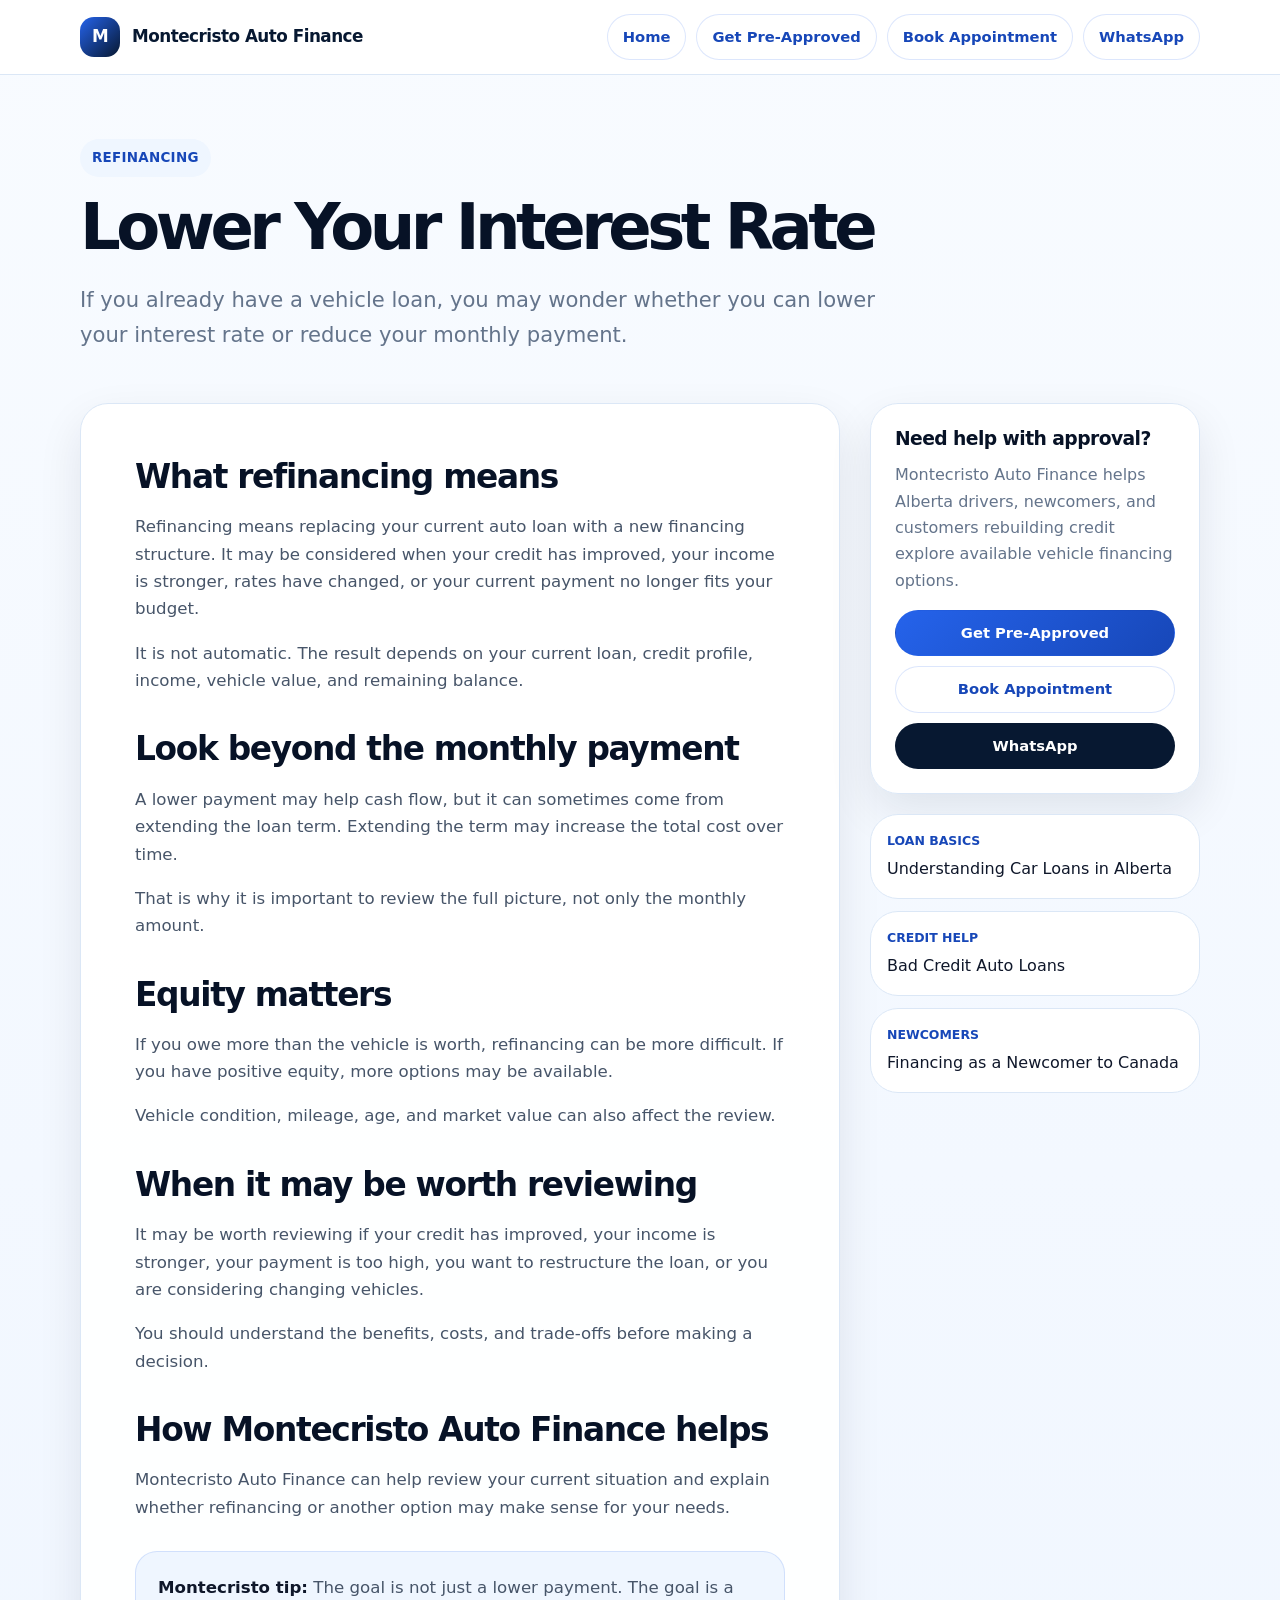
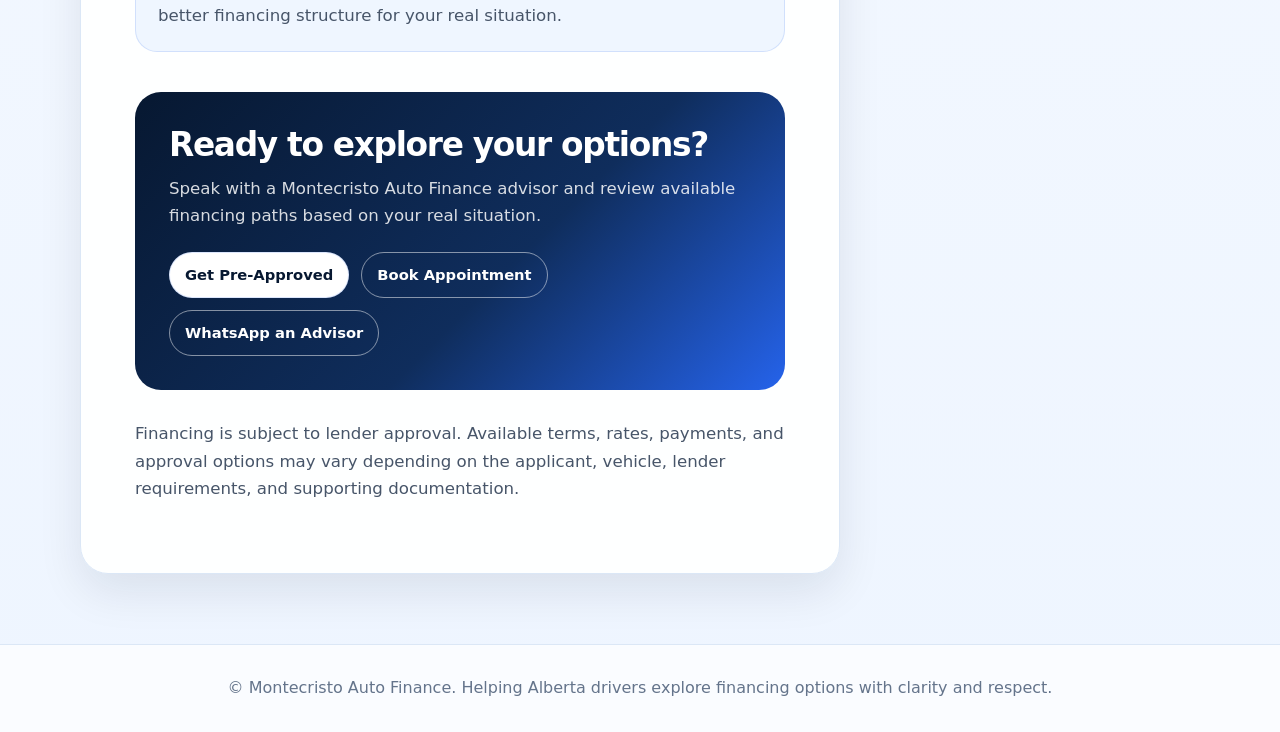
<file: articles/lower-interest-rate.html>
<!doctype html>
<html lang="en">
<head>
  <meta charset="utf-8">
  <meta name="viewport" content="width=device-width, initial-scale=1">
  <title>Lower Your Interest Rate | Montecristo Auto Finance</title>
  <meta name="description" content="Learn when refinancing may be worth reviewing and what to consider before changing your current vehicle loan.">
  <link rel="stylesheet" href="/assets/css/montecristo-articles.css">
</head>
<body class="mtc-article-body">
  <header class="mtc-article-topbar">
    <div class="mtc-article-shell mtc-article-nav">
      <a class="mtc-article-logo" href="/" aria-label="Montecristo Auto Finance home">
        <span class="mtc-article-logo-mark">M</span>
        <span>Montecristo Auto Finance</span>
      </a>
      <nav class="mtc-article-navlinks" aria-label="Article navigation">
        <a href="/">Home</a>
        <a href="/#approval-form">Get Pre-Approved</a>
        <a href="/modules/agenda/agenda.html">Book Appointment</a>
        <a href="https://wa.me/14039692916">WhatsApp</a>
      </nav>
    </div>
  </header>

  <main>
    <section class="mtc-article-shell mtc-article-hero">
      <div class="mtc-article-kicker">Refinancing</div>
      <h1>Lower Your Interest Rate</h1>
      <p class="mtc-article-intro">If you already have a vehicle loan, you may wonder whether you can lower your interest rate or reduce your monthly payment.</p>
    </section>

    <section class="mtc-article-shell mtc-article-layout">
      <article class="mtc-article-card-main">
        <h2>What refinancing means</h2>
<p>Refinancing means replacing your current auto loan with a new financing structure. It may be considered when your credit has improved, your income is stronger, rates have changed, or your current payment no longer fits your budget.</p>
<p>It is not automatic. The result depends on your current loan, credit profile, income, vehicle value, and remaining balance.</p>
<h2>Look beyond the monthly payment</h2>
<p>A lower payment may help cash flow, but it can sometimes come from extending the loan term. Extending the term may increase the total cost over time.</p>
<p>That is why it is important to review the full picture, not only the monthly amount.</p>
<h2>Equity matters</h2>
<p>If you owe more than the vehicle is worth, refinancing can be more difficult. If you have positive equity, more options may be available.</p>
<p>Vehicle condition, mileage, age, and market value can also affect the review.</p>
<h2>When it may be worth reviewing</h2>
<p>It may be worth reviewing if your credit has improved, your income is stronger, your payment is too high, you want to restructure the loan, or you are considering changing vehicles.</p>
<p>You should understand the benefits, costs, and trade-offs before making a decision.</p>
<h2>How Montecristo Auto Finance helps</h2>
<p>Montecristo Auto Finance can help review your current situation and explain whether refinancing or another option may make sense for your needs.</p>

        <div class="mtc-note-box">
          <p><strong>Montecristo tip:</strong> The goal is not just a lower payment. The goal is a better financing structure for your real situation.</p>
        </div>

        <div class="mtc-cta-box">
          <h2>Ready to explore your options?</h2>
          <p>Speak with a Montecristo Auto Finance advisor and review available financing paths based on your real situation.</p>
          <div class="mtc-cta-actions">
            <a class="mtc-btn" href="/#approval-form">Get Pre-Approved</a>
            <a class="mtc-btn mtc-btn-outline" href="/modules/agenda/agenda.html">Book Appointment</a>
            <a class="mtc-btn mtc-btn-outline" href="https://wa.me/14039692916">WhatsApp an Advisor</a>
          </div>
        </div>

        <p class="mtc-disclaimer">Financing is subject to lender approval. Available terms, rates, payments, and approval options may vary depending on the applicant, vehicle, lender requirements, and supporting documentation.</p>
      </article>

      <aside class="mtc-article-sidebar" aria-label="Helpful actions and related articles">
        <div class="mtc-article-sidebar-card">
          <h3>Need help with approval?</h3>
          <p>Montecristo Auto Finance helps Alberta drivers, newcomers, and customers rebuilding credit explore available vehicle financing options.</p>
          <div class="mtc-sidebar-actions">
            <a class="mtc-btn mtc-btn-primary" href="/#approval-form">Get Pre-Approved</a>
            <a class="mtc-btn" href="/modules/agenda/agenda.html">Book Appointment</a>
            <a class="mtc-btn mtc-btn-dark" href="https://wa.me/14039692916">WhatsApp</a>
          </div>
        </div>

        <div class="mtc-related">
          <a class="mtc-related-card" href="/articles/understanding-car-loans-in-alberta.html"><span>Loan Basics</span>Understanding Car Loans in Alberta</a>
<a class="mtc-related-card" href="/articles/bad-credit-auto-loans.html"><span>Credit Help</span>Bad Credit Auto Loans</a>
<a class="mtc-related-card" href="/articles/financing-newcomer-canada.html"><span>Newcomers</span>Financing as a Newcomer to Canada</a>
        </div>
      </aside>
    </section>
  </main>

  <footer class="mtc-article-footer">
    <div class="mtc-article-shell">
      © Montecristo Auto Finance. Helping Alberta drivers explore financing options with clarity and respect.
    </div>
  </footer>
</body>
</html>
</file>
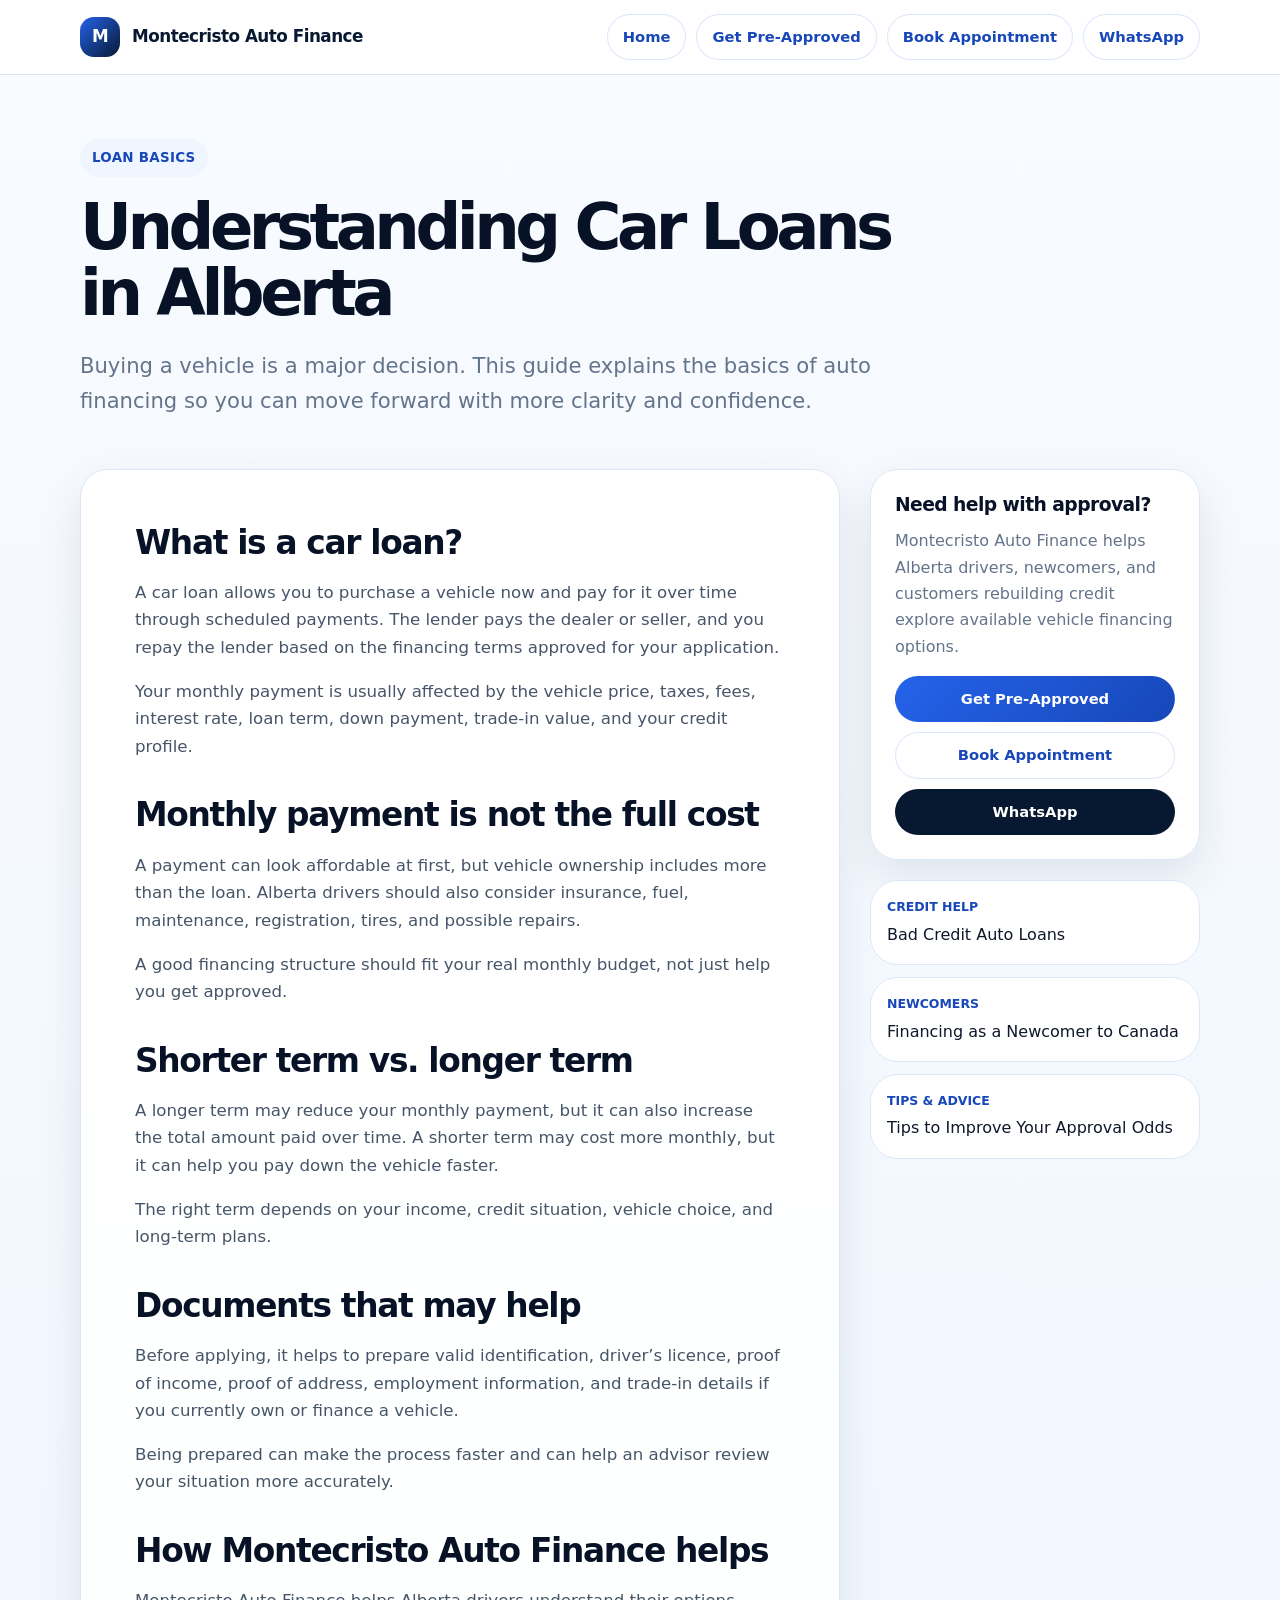
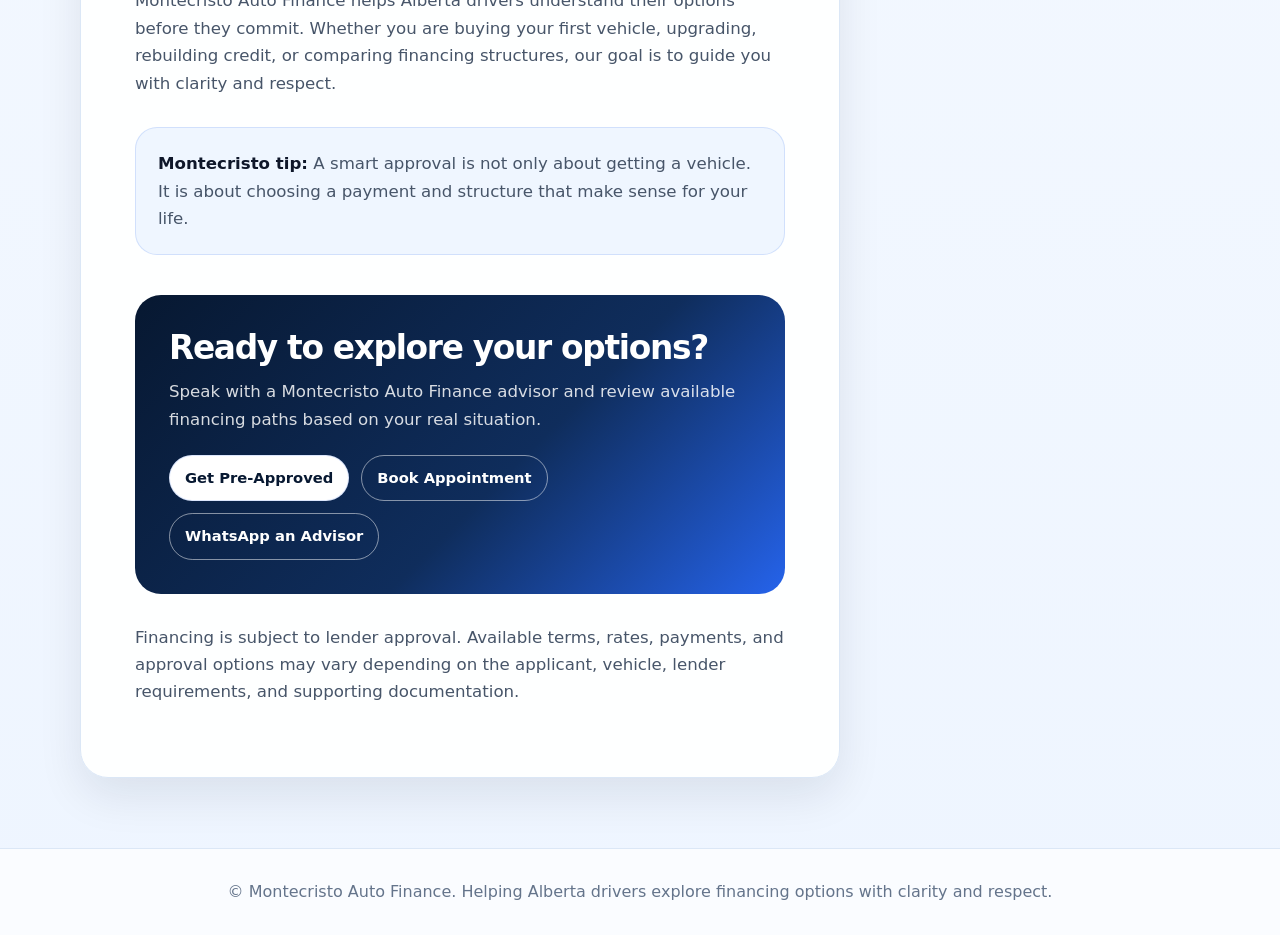
<file: articles/understanding-car-loans-in-alberta.html>
<!doctype html>
<html lang="en">
<head>
  <meta charset="utf-8">
  <meta name="viewport" content="width=device-width, initial-scale=1">
  <title>Understanding Car Loans in Alberta | Montecristo Auto Finance</title>
  <meta name="description" content="Learn the basics of auto financing, monthly payments, loan terms, down payments, and what Alberta drivers should prepare before applying.">
  <link rel="stylesheet" href="/assets/css/montecristo-articles.css">
</head>
<body class="mtc-article-body">
  <header class="mtc-article-topbar">
    <div class="mtc-article-shell mtc-article-nav">
      <a class="mtc-article-logo" href="/" aria-label="Montecristo Auto Finance home">
        <span class="mtc-article-logo-mark">M</span>
        <span>Montecristo Auto Finance</span>
      </a>
      <nav class="mtc-article-navlinks" aria-label="Article navigation">
        <a href="/">Home</a>
        <a href="/#approval-form">Get Pre-Approved</a>
        <a href="/modules/agenda/agenda.html">Book Appointment</a>
        <a href="https://wa.me/14039692916">WhatsApp</a>
      </nav>
    </div>
  </header>

  <main>
    <section class="mtc-article-shell mtc-article-hero">
      <div class="mtc-article-kicker">Loan Basics</div>
      <h1>Understanding Car Loans in Alberta</h1>
      <p class="mtc-article-intro">Buying a vehicle is a major decision. This guide explains the basics of auto financing so you can move forward with more clarity and confidence.</p>
    </section>

    <section class="mtc-article-shell mtc-article-layout">
      <article class="mtc-article-card-main">
        <h2>What is a car loan?</h2>
<p>A car loan allows you to purchase a vehicle now and pay for it over time through scheduled payments. The lender pays the dealer or seller, and you repay the lender based on the financing terms approved for your application.</p>
<p>Your monthly payment is usually affected by the vehicle price, taxes, fees, interest rate, loan term, down payment, trade-in value, and your credit profile.</p>
<h2>Monthly payment is not the full cost</h2>
<p>A payment can look affordable at first, but vehicle ownership includes more than the loan. Alberta drivers should also consider insurance, fuel, maintenance, registration, tires, and possible repairs.</p>
<p>A good financing structure should fit your real monthly budget, not just help you get approved.</p>
<h2>Shorter term vs. longer term</h2>
<p>A longer term may reduce your monthly payment, but it can also increase the total amount paid over time. A shorter term may cost more monthly, but it can help you pay down the vehicle faster.</p>
<p>The right term depends on your income, credit situation, vehicle choice, and long-term plans.</p>
<h2>Documents that may help</h2>
<p>Before applying, it helps to prepare valid identification, driver’s licence, proof of income, proof of address, employment information, and trade-in details if you currently own or finance a vehicle.</p>
<p>Being prepared can make the process faster and can help an advisor review your situation more accurately.</p>
<h2>How Montecristo Auto Finance helps</h2>
<p>Montecristo Auto Finance helps Alberta drivers understand their options before they commit. Whether you are buying your first vehicle, upgrading, rebuilding credit, or comparing financing structures, our goal is to guide you with clarity and respect.</p>

        <div class="mtc-note-box">
          <p><strong>Montecristo tip:</strong> A smart approval is not only about getting a vehicle. It is about choosing a payment and structure that make sense for your life.</p>
        </div>

        <div class="mtc-cta-box">
          <h2>Ready to explore your options?</h2>
          <p>Speak with a Montecristo Auto Finance advisor and review available financing paths based on your real situation.</p>
          <div class="mtc-cta-actions">
            <a class="mtc-btn" href="/#approval-form">Get Pre-Approved</a>
            <a class="mtc-btn mtc-btn-outline" href="/modules/agenda/agenda.html">Book Appointment</a>
            <a class="mtc-btn mtc-btn-outline" href="https://wa.me/14039692916">WhatsApp an Advisor</a>
          </div>
        </div>

        <p class="mtc-disclaimer">Financing is subject to lender approval. Available terms, rates, payments, and approval options may vary depending on the applicant, vehicle, lender requirements, and supporting documentation.</p>
      </article>

      <aside class="mtc-article-sidebar" aria-label="Helpful actions and related articles">
        <div class="mtc-article-sidebar-card">
          <h3>Need help with approval?</h3>
          <p>Montecristo Auto Finance helps Alberta drivers, newcomers, and customers rebuilding credit explore available vehicle financing options.</p>
          <div class="mtc-sidebar-actions">
            <a class="mtc-btn mtc-btn-primary" href="/#approval-form">Get Pre-Approved</a>
            <a class="mtc-btn" href="/modules/agenda/agenda.html">Book Appointment</a>
            <a class="mtc-btn mtc-btn-dark" href="https://wa.me/14039692916">WhatsApp</a>
          </div>
        </div>

        <div class="mtc-related">
          <a class="mtc-related-card" href="/articles/bad-credit-auto-loans.html"><span>Credit Help</span>Bad Credit Auto Loans</a>
<a class="mtc-related-card" href="/articles/financing-newcomer-canada.html"><span>Newcomers</span>Financing as a Newcomer to Canada</a>
<a class="mtc-related-card" href="/articles/improve-approval-odds.html"><span>Tips &amp; Advice</span>Tips to Improve Your Approval Odds</a>
        </div>
      </aside>
    </section>
  </main>

  <footer class="mtc-article-footer">
    <div class="mtc-article-shell">
      © Montecristo Auto Finance. Helping Alberta drivers explore financing options with clarity and respect.
    </div>
  </footer>
</body>
</html>
</file>
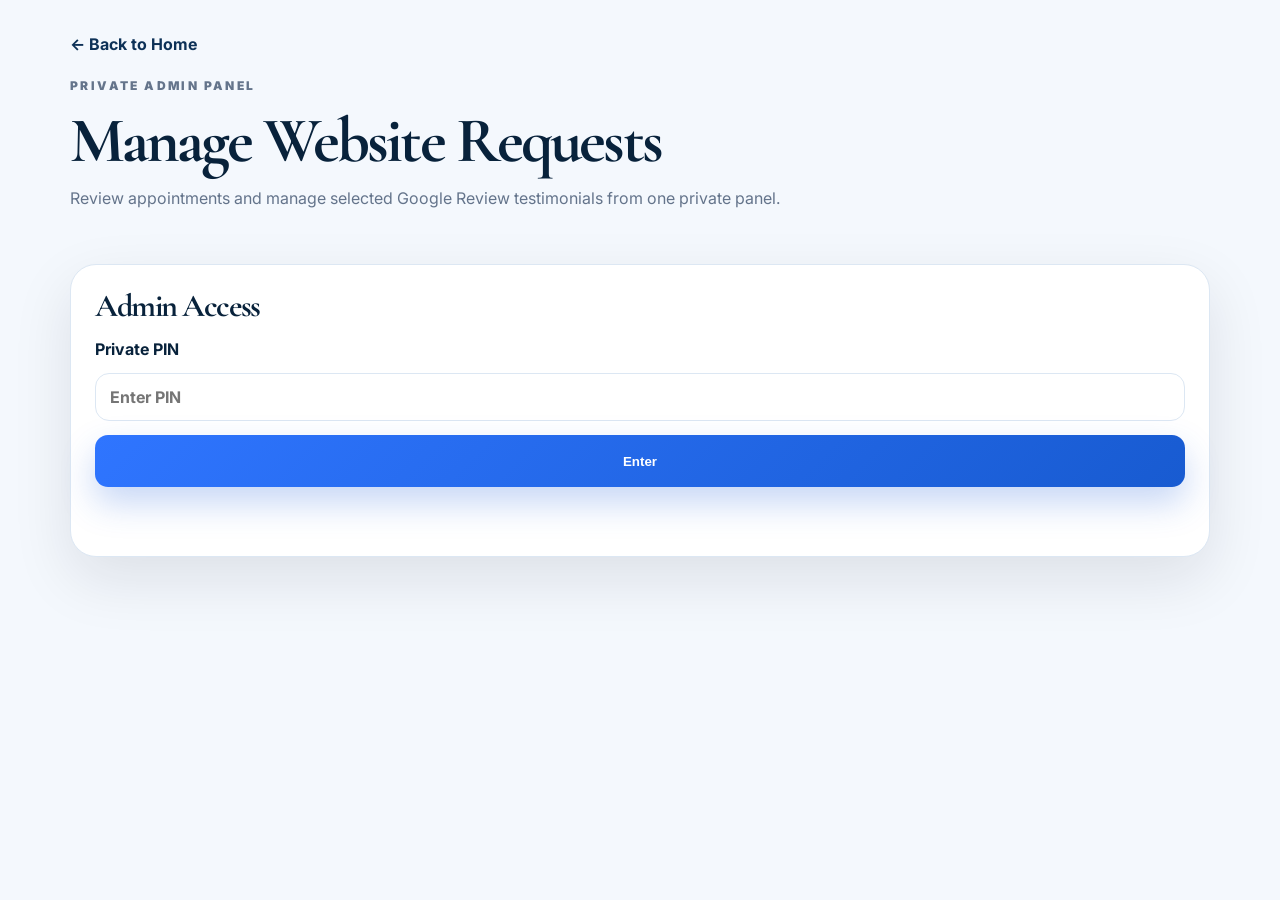
<file: modules/agenda/agenda-admin.html>
<!DOCTYPE html>
<html lang="en">
<head>
  <meta charset="UTF-8" />
  <meta name="viewport" content="width=device-width, initial-scale=1.0" />

  <title>Admin Panel | Montecristo Auto Finance</title>

  <link rel="preconnect" href="https://fonts.googleapis.com">
  <link rel="preconnect" href="https://fonts.gstatic.com" crossorigin>
  <link href="https://fonts.googleapis.com/css2?family=Cormorant+Garamond:wght@500;600;700&family=Inter:wght@400;500;600;700;800&display=swap" rel="stylesheet">

  <link rel="stylesheet" href="../../css/style.css" />
  <link rel="stylesheet" href="agenda.css" />
</head>

<body class="agenda-page">
  <header class="agenda-header">
    <a class="agenda-back" href="../../index.html">← Back to Home</a>

    <div>
      <p class="eyebrow">Private Admin Panel</p>
      <h1>Manage Website Requests</h1>
      <p>Review appointments and manage selected Google Review testimonials from one private panel.</p>
    </div>
  </header>

  <main class="agenda-shell admin-shell">
    <section class="agenda-card" id="loginCard">
      <h2>Admin Access</h2>

      <form id="adminLogin" class="booking-form">
        <label>
          Private PIN
          <input id="adminPin" type="password" required placeholder="Enter PIN" />
        </label>

        <button class="btn primary" type="submit">
          Enter
        </button>

        <p id="adminLoginMessage" class="booking-message"></p>
      </form>
    </section>

    <section class="agenda-card admin-panel hidden" id="adminPanel">
      <div class="admin-tabs" aria-label="Admin sections">
        <button class="admin-tab active" id="appointmentsTab" type="button">Appointments</button>
        <button class="admin-tab" id="reviewsTab" type="button">Reviews</button>
      </div>

      <div id="appointmentsPanel">
        <div class="agenda-toolbar">
          <h2>Registered Appointments</h2>

          <button class="agenda-nav" id="refreshBookings" type="button">
            Refresh
          </button>
        </div>

        <div id="adminBookings" class="admin-bookings"></div>
      </div>

      <div id="reviewsPanel" class="hidden">
        <div class="agenda-toolbar">
          <h2>Website Reviews</h2>
          <button class="agenda-nav" id="refreshReviews" type="button">Refresh</button>
        </div>

        <form id="reviewForm" class="review-admin-form">
          <input type="hidden" id="reviewId" />
          <div class="inline-fields">
            <label>Customer Name
              <input id="reviewCustomer" type="text" placeholder="Customer name" required />
            </label>
            <label>Stars
              <select id="reviewRating" required>
                <option value="5">5 Stars</option>
                <option value="4">4 Stars</option>
                <option value="3">3 Stars</option>
                <option value="2">2 Stars</option>
                <option value="1">1 Star</option>
              </select>
            </label>
            <label>Location
              <input id="reviewLocation" type="text" placeholder="Calgary, AB" />
            </label>
          </div>

          <label>Review Text
            <textarea id="reviewText" placeholder="Paste or write the review to feature on the website." required></textarea>
          </label>

          <div class="inline-fields">
            <label>Status
              <select id="reviewStatus">
                <option value="active">Visible</option>
                <option value="hidden">Hidden</option>
              </select>
            </label>
            <label>Display Order
              <input id="reviewSort" type="number" min="1" value="1" />
            </label>
            <button class="btn primary" type="submit">Save Review</button>
          </div>
          <p id="reviewMessage" class="admin-review-status"></p>
        </form>

        <div id="adminReviews"></div>
      </div>
    </section>
  </main>

  <script src="agenda-config.js"></script>
  <script src="agenda-admin.js"></script>
</body>
</html>
</file>
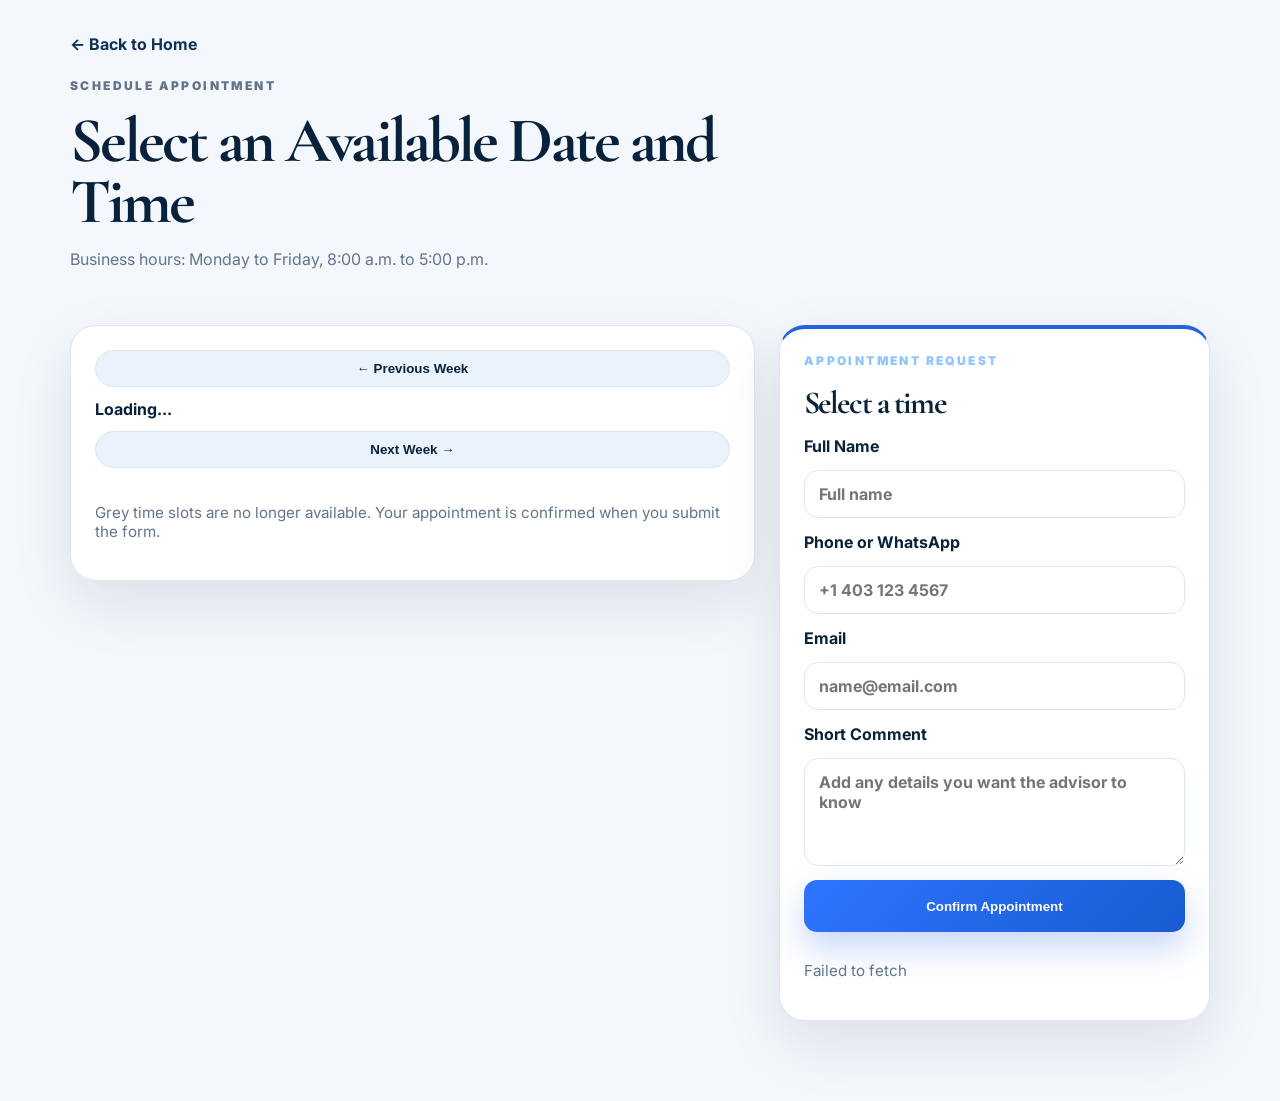
<file: modules/agenda/agenda.html>
<!DOCTYPE html>
<html lang="en">
<head>
  <meta charset="UTF-8" />
  <meta name="viewport" content="width=device-width, initial-scale=1.0" />

  <title>Book Appointment | Montecristo Auto Finance</title>
  <meta name="description" content="Schedule an appointment with Montecristo Auto Finance." />

  <link rel="preconnect" href="https://fonts.googleapis.com">
  <link rel="preconnect" href="https://fonts.gstatic.com" crossorigin>
  <link href="https://fonts.googleapis.com/css2?family=Cormorant+Garamond:wght@500;600;700&family=Inter:wght@400;500;600;700;800&display=swap" rel="stylesheet">

 <link rel="stylesheet" href="../../css/style.css" />
  <link rel="stylesheet" href="agenda.css" />
</head>

<body class="agenda-page">
  <header class="agenda-header">
    <a class="agenda-back" href="../../index.html">← Back to Home</a>

    <div>
      <p class="eyebrow">Schedule Appointment</p>
      <h1>Select an Available Date and Time</h1>
      <p>Business hours: Monday to Friday, 8:00 a.m. to 5:00 p.m.</p>
    </div>
  </header>

  <main class="agenda-shell">
    <section class="agenda-card">
      <div class="agenda-toolbar">
        <button class="agenda-nav" id="prevWeek" type="button">
          ← Previous Week
        </button>

        <strong id="weekLabel">Loading...</strong>

        <button class="agenda-nav" id="nextWeek" type="button">
          Next Week →
        </button>
      </div>

      <div id="calendarGrid" class="calendar-grid" aria-live="polite"></div>

      <p class="agenda-note">
        Grey time slots are no longer available. Your appointment is confirmed when you submit the form.
      </p>
    </section>

    <section class="booking-card" id="bookingPanel">
      <p class="eyebrow">Appointment Request</p>
      <h2 id="selectedSlotTitle">Select a time</h2>

      <form id="bookingForm" class="booking-form">
        <input type="hidden" id="appointmentDate" />
        <input type="hidden" id="appointmentTime" />

        <label>
          Full Name
          <input id="clientName" type="text" required maxlength="80" placeholder="Full name"/>
        </label>

        <label>
          Phone or WhatsApp
          <input id="clientPhone" type="tel" required maxlength="30" placeholder="+1 403 123 4567"/>
        </label>

        <label>
          Email
          <input id="clientEmail" type="email" maxlength="90" placeholder="name@email.com"/>
        </label>

        <label>
          Short Comment
          <textarea id="clientComment" rows="4" maxlength="350" placeholder="Add any details you want the advisor to know"></textarea>
        </label>

        <button class="btn primary" type="submit">
          Confirm Appointment
        </button>

        <p id="bookingMessage" class="booking-message" role="status"></p>
      </form>
    </section>
  </main>

  <script src="agenda-config.js"></script>
  <script src="agenda.js"></script>
</body>
</html>
</file>
<file: assets/css/montecristo-articles.css>
/* Montecristo Auto Finance - Articles + Resources Integration
   Safe to add after the main site stylesheet. */

:root {
  --mtc-navy: #071831;
  --mtc-blue: #2563eb;
  --mtc-blue-dark: #1747b8;
  --mtc-soft-blue: #eff6ff;
  --mtc-text: #10213d;
  --mtc-muted: #64748b;
  --mtc-line: #dbe7f6;
  --mtc-bg: #f6f9fd;
  --mtc-card: #ffffff;
  --mtc-shadow: 0 18px 45px rgba(15, 23, 42, 0.09);
}

/* Homepage card behavior. These selectors are intentionally broad so the patch works
   even if the existing homepage uses .article-card, .blog-card, .resource-card, etc. */
a.article-card,
a.blog-card,
a.resource-card,
.article-card[data-article-link],
.blog-card[data-article-link],
.resource-card[data-article-link],
.card[data-article-link] {
  color: inherit;
  text-decoration: none;
  cursor: pointer;
  transition: transform 180ms ease, box-shadow 180ms ease, border-color 180ms ease;
}

a.article-card:hover,
a.blog-card:hover,
a.resource-card:hover,
.article-card[data-article-link]:hover,
.blog-card[data-article-link]:hover,
.resource-card[data-article-link]:hover,
.card[data-article-link]:hover {
  transform: translateY(-4px);
  box-shadow: 0 22px 50px rgba(15, 23, 42, 0.14);
}

a.article-card:focus-visible,
a.blog-card:focus-visible,
a.resource-card:focus-visible,
.article-card[data-article-link]:focus-visible,
.blog-card[data-article-link]:focus-visible,
.resource-card[data-article-link]:focus-visible,
.card[data-article-link]:focus-visible {
  outline: 3px solid rgba(37, 99, 235, 0.45);
  outline-offset: 4px;
}

.article-read-more,
.read-more,
.article-card a,
.blog-card a,
.resource-card a {
  font-weight: 800;
}

/* Article pages */
.mtc-article-body {
  margin: 0;
  background: linear-gradient(180deg, #f8fbff 0%, #eef5ff 100%);
  color: var(--mtc-text);
  font-family: Inter, ui-sans-serif, system-ui, -apple-system, BlinkMacSystemFont, "Segoe UI", sans-serif;
  line-height: 1.65;
}

.mtc-article-body * {
  box-sizing: border-box;
}

.mtc-article-shell {
  width: min(1120px, calc(100% - 32px));
  margin: 0 auto;
}

.mtc-article-topbar {
  position: sticky;
  top: 0;
  z-index: 10;
  background: rgba(255, 255, 255, 0.92);
  backdrop-filter: blur(16px);
  border-bottom: 1px solid var(--mtc-line);
}

.mtc-article-nav {
  min-height: 74px;
  display: flex;
  align-items: center;
  justify-content: space-between;
  gap: 18px;
}

.mtc-article-logo {
  display: flex;
  align-items: center;
  gap: 12px;
  color: var(--mtc-navy);
  text-decoration: none;
  font-weight: 900;
  letter-spacing: -0.03em;
  font-size: 1.05rem;
}

.mtc-article-logo-mark {
  width: 40px;
  height: 40px;
  border-radius: 14px;
  display: grid;
  place-items: center;
  color: #fff;
  background: linear-gradient(135deg, var(--mtc-blue), var(--mtc-navy));
  font-weight: 900;
}

.mtc-article-navlinks {
  display: flex;
  align-items: center;
  justify-content: flex-end;
  gap: 10px;
  flex-wrap: wrap;
}

.mtc-article-navlinks a,
.mtc-btn {
  display: inline-flex;
  align-items: center;
  justify-content: center;
  min-height: 42px;
  padding: 10px 15px;
  border-radius: 999px;
  border: 1px solid rgba(37, 99, 235, 0.16);
  background: #fff;
  color: var(--mtc-blue-dark);
  text-decoration: none;
  font-weight: 800;
  font-size: 0.92rem;
}

.mtc-article-navlinks a:hover,
.mtc-btn:hover {
  border-color: rgba(37, 99, 235, 0.36);
  box-shadow: 0 12px 24px rgba(37, 99, 235, 0.12);
}

.mtc-btn-primary {
  background: linear-gradient(135deg, var(--mtc-blue), var(--mtc-blue-dark));
  color: #fff;
  border-color: transparent;
}

.mtc-btn-dark {
  background: var(--mtc-navy);
  color: #fff;
  border-color: transparent;
}

.mtc-article-hero {
  padding: 64px 0 26px;
}

.mtc-article-kicker {
  display: inline-flex;
  align-items: center;
  gap: 8px;
  margin-bottom: 18px;
  padding: 8px 12px;
  border-radius: 999px;
  background: var(--mtc-soft-blue);
  color: var(--mtc-blue-dark);
  font-size: 0.84rem;
  font-weight: 900;
  letter-spacing: 0.02em;
  text-transform: uppercase;
}

.mtc-article-hero h1 {
  max-width: 860px;
  margin: 0;
  color: #071226;
  font-size: clamp(2.2rem, 5vw, 4.4rem);
  line-height: 1.03;
  letter-spacing: -0.07em;
}

.mtc-article-intro {
  max-width: 820px;
  margin: 22px 0 0;
  color: var(--mtc-muted);
  font-size: clamp(1.08rem, 2vw, 1.32rem);
}

.mtc-article-layout {
  display: grid;
  grid-template-columns: minmax(0, 1fr) 330px;
  gap: 30px;
  align-items: start;
  padding: 24px 0 70px;
}

.mtc-article-card-main,
.mtc-article-sidebar-card,
.mtc-related-card {
  background: rgba(255, 255, 255, 0.96);
  border: 1px solid var(--mtc-line);
  border-radius: 28px;
  box-shadow: var(--mtc-shadow);
}

.mtc-article-card-main {
  padding: clamp(28px, 5vw, 54px);
}

.mtc-article-card-main h2 {
  margin: 36px 0 12px;
  color: #071226;
  font-size: clamp(1.45rem, 3vw, 2.05rem);
  line-height: 1.18;
  letter-spacing: -0.04em;
}

.mtc-article-card-main h2:first-child {
  margin-top: 0;
}

.mtc-article-card-main p,
.mtc-article-card-main li {
  color: #475569;
  font-size: 1.04rem;
}

.mtc-article-card-main strong {
  color: #0f172a;
}

.mtc-article-list {
  padding-left: 1.1rem;
}

.mtc-article-list li {
  margin: 9px 0;
}

.mtc-note-box {
  margin: 30px 0;
  padding: 22px;
  border-radius: 22px;
  background: var(--mtc-soft-blue);
  border: 1px solid rgba(37, 99, 235, 0.15);
}

.mtc-note-box p {
  margin: 0;
}

.mtc-cta-box {
  margin-top: 40px;
  padding: clamp(24px, 4vw, 34px);
  border-radius: 26px;
  background: linear-gradient(135deg, #071831, #0f2d5c 58%, #2563eb);
  color: #fff;
}

.mtc-cta-box h2 {
  margin: 0 0 10px;
  color: #fff;
}

.mtc-cta-box p {
  margin: 0 0 22px;
  color: rgba(255, 255, 255, 0.84);
}

.mtc-cta-actions {
  display: flex;
  flex-wrap: wrap;
  gap: 12px;
}

.mtc-cta-actions .mtc-btn {
  background: #fff;
  color: var(--mtc-navy);
}

.mtc-cta-actions .mtc-btn-outline {
  background: transparent;
  color: #fff;
  border-color: rgba(255, 255, 255, 0.5);
}

.mtc-article-sidebar {
  position: sticky;
  top: 98px;
}

.mtc-article-sidebar-card {
  padding: 24px;
}

.mtc-article-sidebar-card h3 {
  margin: 0 0 12px;
  color: #071226;
  line-height: 1.2;
  letter-spacing: -0.03em;
}

.mtc-article-sidebar-card p {
  color: var(--mtc-muted);
  margin: 0 0 16px;
}

.mtc-sidebar-actions {
  display: grid;
  gap: 10px;
}

.mtc-related {
  margin-top: 20px;
  display: grid;
  gap: 12px;
}

.mtc-related-card {
  display: block;
  padding: 16px;
  color: #0f172a;
  text-decoration: none;
  box-shadow: none;
  transition: transform 160ms ease, box-shadow 160ms ease;
}

.mtc-related-card:hover {
  transform: translateY(-2px);
  box-shadow: 0 14px 28px rgba(15, 23, 42, 0.08);
}

.mtc-related-card span {
  display: block;
  margin-bottom: 4px;
  color: var(--mtc-blue-dark);
  font-size: 0.78rem;
  font-weight: 900;
  text-transform: uppercase;
}

.mtc-article-footer {
  padding: 30px 0;
  border-top: 1px solid var(--mtc-line);
  color: var(--mtc-muted);
  text-align: center;
  background: rgba(255, 255, 255, 0.72);
}

.mtc-disclaimer {
  margin-top: 30px;
  color: #64748b;
  font-size: 0.92rem;
}

@media (max-width: 900px) {
  .mtc-article-layout {
    grid-template-columns: 1fr;
  }

  .mtc-article-sidebar {
    position: static;
  }
}

@media (max-width: 700px) {
  .mtc-article-shell {
    width: min(100% - 22px, 1120px);
  }

  .mtc-article-nav {
    min-height: auto;
    padding: 14px 0;
    align-items: flex-start;
    flex-direction: column;
  }

  .mtc-article-navlinks {
    width: 100%;
    justify-content: flex-start;
  }

  .mtc-article-navlinks a {
    min-height: 38px;
    padding: 8px 11px;
    font-size: 0.84rem;
  }

  .mtc-article-hero {
    padding: 42px 0 16px;
  }

  .mtc-article-card-main,
  .mtc-article-sidebar-card,
  .mtc-related-card {
    border-radius: 22px;
  }

  .mtc-cta-actions .mtc-btn {
    width: 100%;
  }
}
</file>
<file: css/style.css>
/* MONTECRISTO AUTO FINANCE — Demo v4 */
:root{
  --navy:#08223b;
  --navy2:#0d3157;
  --blue:#2563db;
  --blue2:#65a8ff;
  --text:#0f172a;
  --muted:#64748b;
  --soft:#f4f8fd;
  --soft2:#eaf2fb;
  --white:#ffffff;
  --line:#dce7f3;
  --radius:22px;
  --shadow:0 22px 60px rgba(15,23,42,.12);
}

*{box-sizing:border-box}
html{scroll-behavior:smooth}
body{
  margin:0;
  font-family:Inter,system-ui,sans-serif;
  color:var(--text);
  background:#f8fbff;
  overflow-x:hidden;
}
a{text-decoration:none;color:inherit}
.container{width:min(1180px,92%);margin:auto}

.site-header{
  position:sticky;top:0;z-index:100;
  background:rgba(255,255,255,.94);
  backdrop-filter:blur(18px);
  border-bottom:1px solid var(--line);
}
.nav{display:flex;align-items:center;justify-content:space-between;padding:16px 0}
.brand{display:flex;align-items:center;gap:14px}
.brand-mark{
  width:48px;height:48px;border-radius:16px;
  background:linear-gradient(135deg,var(--navy),var(--blue));
  color:white;display:grid;place-items:center;
  font:900 20px Poppins,sans-serif;
  box-shadow:0 12px 28px rgba(37,99,219,.22);
}
.brand-text strong{display:block;font:800 22px Poppins,sans-serif;line-height:1}
.brand-text small{display:block;margin-top:8px;letter-spacing:.24em;color:var(--muted);font-weight:700;font-size:11px}
.nav-links{display:flex;align-items:center;gap:30px;font-weight:800;color:#647083}
.nav-links a:hover{color:var(--blue)}
.nav-cta{background:var(--navy);color:white!important;padding:14px 22px;border-radius:999px}
.menu-toggle{display:none;background:none;border:0;font-size:28px;color:var(--navy)}

.hero{
  position:relative;min-height:640px;display:flex;align-items:center;
  background:
    linear-gradient(90deg,rgba(3,18,35,.92) 0%,rgba(3,18,35,.72) 42%,rgba(3,18,35,.22) 100%),
    url('https://images.unsplash.com/photo-1503376780353-7e6692767b70?q=80&w=1800&auto=format&fit=crop');
  background-size:cover;background-position:center;
  overflow:hidden;
}
.hero-shade{position:absolute;inset:0;background:radial-gradient(circle at 72% 18%,rgba(101,168,255,.22),transparent 30%)}
.hero-grid{position:relative;z-index:1;display:grid;grid-template-columns:1.05fr .95fr;gap:32px;align-items:center;padding:70px 0 36px}
.eyebrow{
  margin:0 0 18px;
  text-transform:uppercase;letter-spacing:.2em;font-weight:900;font-size:12px;color:#8fc4ff;
}
.dark-text{color:#64809f}
h1,h2,h3{font-family:Poppins,sans-serif;margin:0;letter-spacing:-.045em}
h1{font-size:clamp(44px,6vw,72px);line-height:1;color:white;max-width:690px}
h2{font-size:clamp(30px,4vw,50px);line-height:1.08}
h3{font-size:22px}
.hero-lead{color:#e6eef8;font-size:19px;line-height:1.65;max-width:610px}
.hero-actions{display:flex;gap:16px;flex-wrap:wrap;margin:28px 0}
.btn{
  display:inline-flex;align-items:center;justify-content:center;
  min-height:52px;padding:15px 24px;border-radius:13px;
  font-weight:900;border:0;cursor:pointer;
}
.primary{background:linear-gradient(135deg,#2f75ff,#185bd1);color:white;box-shadow:0 16px 34px rgba(37,99,219,.26)}
.secondary{background:rgba(255,255,255,.1);color:white;border:1px solid rgba(255,255,255,.35)}
.secondary.dark{background:transparent;border-color:rgba(255,255,255,.5)}
.full{width:100%}

.hero-benefits{
  margin-top:20px;
  display:grid;grid-template-columns:repeat(3,1fr);gap:14px;
  background:rgba(13,49,87,.82);
  border:1px solid rgba(255,255,255,.12);
  padding:18px;border-radius:16px;
  max-width:980px;
}
.hero-benefits div{display:grid;grid-template-columns:44px 1fr;column-gap:13px;align-items:center}
.hero-benefits span{
  grid-row:span 2;width:42px;height:42px;border-radius:50%;
  background:rgba(255,255,255,.11);display:grid;place-items:center;color:#b6d8ff
}
.hero-benefits strong{color:white;font-size:15px}
.hero-benefits small{color:#c6d7e8}

.hero-person{display:flex;justify-content:center;align-items:flex-end}
.hero-person img{
  width:min(430px,100%);height:500px;object-fit:cover;object-position:center top;
  border-radius:28px 28px 0 0;
  opacity:.95;box-shadow:var(--shadow);
  display:none;
}

.advisor-area{padding:54px 0 70px;background:linear-gradient(180deg,#f4f8fd,#ffffff)}
.advisor-layout{
  display:grid;grid-template-columns:.6fr .9fr 1.1fr .95fr;gap:30px;align-items:center;
}
.vertical-stats{display:grid;gap:26px}
.vertical-stats div{display:grid;grid-template-columns:45px 1fr;column-gap:12px;align-items:center}
.vertical-stats span{grid-row:span 2;width:42px;height:42px;border-radius:50%;background:#eaf2ff;color:var(--blue);display:grid;place-items:center;font-weight:900}
.vertical-stats strong{font:900 28px Poppins;color:var(--navy)}
.vertical-stats small{color:var(--muted);font-weight:700}
.advisor-photo img{width:100%;border-radius:24px;box-shadow:var(--shadow)}
.advisor-copy p{color:var(--muted);line-height:1.7}
.check-list{padding:0;margin:18px 0 0;list-style:none;display:grid;gap:10px}
.check-list li{font-weight:700}
.check-list li:before{content:"✓";color:white;background:var(--blue);border-radius:50%;padding:1px 5px;margin-right:8px}

.approval-card{background:white;border:1px solid var(--line);border-radius:22px;padding:24px;box-shadow:var(--shadow)}
.approval-card p,.form-note{color:var(--muted)}
.approval-card label{display:block;font-size:13px;font-weight:800;margin:12px 0;color:#334155}
.approval-card label span{color:#ef4444}
.approval-card label small{font-weight:600;color:var(--muted)}
input,select{
  width:100%;margin-top:7px;padding:13px 12px;
  border:1px solid #cfdbea;border-radius:9px;background:white;color:#111827;
  font:500 15px Inter,sans-serif;
}
select{appearance:auto}

.how-section{padding:70px 0;background:#fff}
.section-title{text-align:center;max-width:780px;margin:0 auto 34px}
.section-title p{color:var(--muted)}
.steps-grid{display:grid;grid-template-columns:repeat(4,1fr);gap:28px;align-items:stretch}
.steps-grid article{
  position:relative;background:white;border:1px solid var(--line);border-radius:16px;
  padding:28px 22px;text-align:center;box-shadow:0 18px 45px rgba(15,23,42,.08)
}
.steps-grid article span{font-size:32px;color:var(--blue)}
.steps-grid article b{display:inline-grid;place-items:center;width:24px;height:24px;border-radius:50%;background:#f1f5ff;color:#1d4ed8;font-size:12px;margin:10px auto}
.steps-grid article p{color:var(--muted);line-height:1.55}

.reviews-section{padding:70px 0;background:linear-gradient(135deg,#061b31,#082744);color:white}
.section-title.light h2,.section-title.light p{color:white}
.reviews-grid{display:grid;grid-template-columns:repeat(3,1fr);gap:20px}
.reviews-grid article{background:white;color:var(--text);border-radius:12px;padding:24px;box-shadow:var(--shadow)}
.stars{color:#f5b622;font-size:20px}
.reviews-grid p{line-height:1.6}.reviews-grid small{display:block;color:var(--muted);margin-top:6px}

.resources-section{padding:70px 0;background:#f8fbff}
.resource-grid{display:grid;grid-template-columns:repeat(4,1fr);gap:22px}
.resource-grid article{background:white;border:1px solid var(--line);border-radius:12px;overflow:hidden;box-shadow:0 16px 40px rgba(15,23,42,.08)}
.resource-grid img{width:100%;height:145px;object-fit:cover}
.resource-grid div{padding:16px}
.resource-grid span{text-transform:uppercase;font-size:10px;font-weight:900;color:#2563db;background:#eef4ff;border-radius:6px;padding:4px 7px}
.resource-grid h3{font-size:18px;margin:12px 0 8px}
.resource-grid p{color:var(--muted);line-height:1.55}.resource-grid a{font-weight:900;color:var(--navy)}

.final-cta{padding:46px 0;background:#06213b;color:white}
.final-layout{display:flex;align-items:center;justify-content:space-between;gap:24px}
.final-layout p{color:#c7d6e8}.final-actions{display:flex;gap:14px;flex-wrap:wrap}

.footer{background:#061524;color:white;padding:42px 0 20px}
.footer-layout{display:grid;grid-template-columns:1.7fr 1fr 1fr 1.2fr;gap:30px}
.footer a{display:block;color:#d3dfeb;margin:7px 0}.footer p{color:#d3dfeb;line-height:1.6}.footer h4{margin:0 0 10px}
.legal{border-top:1px solid rgba(255,255,255,.12);margin-top:28px;padding-top:16px;display:flex;justify-content:space-between;color:#cbd5e1;font-size:13px}

.mobile-bar{display:none}

@media(max-width:1000px){
  .nav-links{display:none;position:absolute;top:78px;left:4%;right:4%;background:white;border:1px solid var(--line);box-shadow:var(--shadow);border-radius:18px;padding:18px;flex-direction:column;align-items:stretch}
  .nav-links.open{display:flex}
  .menu-toggle{display:block}
  .hero{min-height:auto}
  .hero-grid{grid-template-columns:1fr;padding:54px 0 32px}
  .hero-benefits{grid-template-columns:1fr;margin-top:22px}
  .advisor-layout{grid-template-columns:1fr}
  .advisor-photo{max-width:360px;margin:auto}
  .steps-grid,.reviews-grid,.resource-grid,.footer-layout{grid-template-columns:1fr}
  .final-layout{display:block;text-align:left}
  .final-actions{margin-top:20px}
  h1{font-size:42px}
  .hero-lead{font-size:17px}
  .legal{display:block}
  body{padding-bottom:58px}
  .mobile-bar{
    display:grid;grid-template-columns:repeat(3,1fr);
    position:fixed;left:0;right:0;bottom:0;z-index:999;
    background:#061524;border-top:1px solid rgba(255,255,255,.15)
  }
  .mobile-bar a{color:white;text-align:center;padding:14px 4px;font-weight:900;font-size:13px}
  .mobile-bar a:last-child{background:#2563db}
}

.hidden-field{display:none!important}
.site-header .nav {
  min-height: 128px !important;
  padding: 0 !important;
}

.site-header .brand {
  width: 380px !important;
  height: 128px !important;
  display: flex !important;
  align-items: center !important;
  overflow: visible !important;
}

.site-header .brand-logo {
  width: 270px !important;
  height: auto !important;
  display: block !important;
}

.site-header .brand-logo{
  max-height: 110px !important;
  object-fit: contain !important;
}


.footer-logo {
  width: 240px !important;
  height: auto !important;
  max-height: none !important;
}

.social-links {
  display: flex;
  gap: 18px;
  margin-top: 14px;
  flex-wrap: wrap;
}

.social-links a {
  color: #ffffff;
  font-weight: 800;
  text-decoration: none;
}

.social-links a:hover {
  opacity: 0.8;
}

@media(max-width:1000px){
  .site-header .nav {
    min-height: 112px !important;
  }

  .site-header .brand {
    width: 270px !important;
    height: 112px !important;
  }

  .site-header .brand-logo {
    width: 230px !important;
  }

  .nav-links {
    top: 112px;
  }
 
}
.site-header .brand-logo,
.footer-logo{
  background: transparent !important;
}

/* Montecristo refinements - logo, reviews and credit application */
.hero-mark{
  width:min(230px,60vw);
  height:auto;
  display:block;
  margin:0 0 16px;
  filter:drop-shadow(0 14px 28px rgba(0,0,0,.28));
}

.site-header .brand-logo{
  background:transparent!important;
  object-fit:contain!important;
}

.advisor-photo img{
  aspect-ratio:1/1;
  object-fit:cover;
  object-position:center top;
  background:#fff;
}

.google-review-strip{
  display:grid;
  grid-template-columns:auto 1fr auto;
  gap:24px;
  align-items:center;
  background:rgba(255,255,255,.08);
  border:1px solid rgba(255,255,255,.16);
  border-radius:20px;
  padding:22px;
  margin:0 0 28px;
  box-shadow:0 20px 55px rgba(0,0,0,.22);
}
.google-review-strip p{margin:0;color:#d9e8f7;line-height:1.6}
.review-score{display:block;font:900 42px/1 Poppins,sans-serif;color:#fff}
.review-stars,.stars{letter-spacing:1px}
.review-stars{display:block;color:#f5b622;font-size:18px;margin:4px 0}
.google-review-strip small{color:#d9e8f7;font-weight:800}
.review-actions{display:flex;gap:12px;flex-wrap:wrap;justify-content:flex-end}

.application-page{background:#f8fbff;color:var(--text)}
.application-hero{
  background:linear-gradient(135deg,rgba(3,18,35,.94),rgba(8,39,68,.92)), url('https://images.unsplash.com/photo-1550355291-bbee04a92027?q=80&w=1800&auto=format&fit=crop');
  background-size:cover;background-position:center;padding:74px 0;color:#fff;
}
.application-hero-grid{display:grid;grid-template-columns:1.2fr .8fr;gap:32px;align-items:center}
.application-side-card{background:rgba(255,255,255,.08);border:1px solid rgba(255,255,255,.16);border-radius:24px;padding:30px;box-shadow:0 24px 70px rgba(0,0,0,.28)}
.application-side-card img{width:250px;max-width:100%;height:auto;display:block;margin:0 0 18px}
.application-side-card p{color:#d9e8f7;line-height:1.65;margin:0}
.application-section{padding:54px 0 80px}
.credit-form{background:#fff;border:1px solid var(--line);border-radius:24px;padding:30px;box-shadow:var(--shadow)}
.form-intro{margin:0 0 24px}.form-intro p{color:var(--muted)}
.credit-form fieldset{border:1px solid #dbe6f3;border-radius:18px;padding:22px;margin:0 0 20px;background:#fbfdff}
.credit-form legend{font:900 18px Poppins,sans-serif;color:var(--navy);padding:0 10px}
.form-grid{display:grid;gap:16px}.form-grid.two{grid-template-columns:repeat(2,1fr)}.form-grid.three{grid-template-columns:repeat(3,1fr)}
.credit-form label{display:block;font-size:13px;font-weight:900;color:#334155;margin:0 0 14px}
.credit-form label span{color:#ef4444}.credit-form label small{color:var(--muted);font-weight:700}
textarea{width:100%;margin-top:7px;padding:13px 12px;border:1px solid #cfdbea;border-radius:9px;background:white;color:#111827;font:500 15px Inter,sans-serif;resize:vertical}
.checkbox-line,.consent-line{display:flex!important;gap:10px;align-items:flex-start;line-height:1.55;font-weight:700!important;color:#475569!important}
.checkbox-line input,.consent-line input{width:auto;margin:3px 0 0;flex:0 0 auto}

.admin-tabs{display:flex;gap:10px;flex-wrap:wrap;margin:0 0 18px}.admin-tab{border:1px solid var(--agenda-border);background:#fff;border-radius:999px;padding:10px 16px;font-weight:800;cursor:pointer}.admin-tab.active{background:var(--agenda-gold);color:#fff;border-color:var(--agenda-gold)}
.review-admin-form{display:grid;gap:12px;margin:0 0 22px}.review-admin-form .inline-fields{display:grid;grid-template-columns:1fr 150px 1fr;gap:12px}.review-admin-form textarea{min-height:100px}.admin-review-status{font-weight:800;color:var(--agenda-muted)}
.admin-review-card{background:#fff;border:1px solid var(--agenda-border);border-radius:16px;padding:16px;margin:12px 0;box-shadow:0 10px 28px rgba(42,33,28,.06)}.admin-review-card p{margin:8px 0;color:var(--agenda-muted);line-height:1.6}.admin-review-card small{display:block;color:var(--agenda-muted)}

@media(max-width:1000px){
  .google-review-strip,.application-hero-grid,.form-grid.two,.form-grid.three,.review-admin-form .inline-fields{grid-template-columns:1fr}
  .review-actions{justify-content:flex-start}
  .hero-mark{width:190px}
}

.site-header .brand-logo{
  height:118px!important;
  width:auto!important;
  max-height:118px!important;
}
.footer-logo{
  width:230px!important;
  height:auto!important;
  max-height:none!important;
}
@media(max-width:1000px){
  .site-header .brand-logo{
    height:98px!important;
    width:auto!important;
    max-height:98px!important;
  }
}

.review-profile-note{
  background:rgba(255,255,255,.12);
  border:1px solid rgba(255,255,255,.18);
  border-radius:16px;
  padding:16px 18px;
  margin:0 0 24px;
  color:#d9e8f7;
  line-height:1.55;
}
.review-profile-note strong{color:#fff}

/* Integrated article cards: make the full Resources card clickable */
.resource-grid > a.resource-card{display:block;color:inherit;text-decoration:none;border-radius:12px}
.resource-grid > a.resource-card article{height:100%;transition:transform .18s ease,box-shadow .18s ease,border-color .18s ease}
.resource-grid > a.resource-card:hover article{transform:translateY(-4px);box-shadow:0 22px 50px rgba(15,23,42,.14)}
.resource-grid > a.resource-card:focus-visible{outline:3px solid rgba(37,99,235,.45);outline-offset:4px}
.resource-grid .read-more{display:inline-block;margin-top:12px;font-weight:900;color:var(--navy)}
.resource-grid > a.resource-card:nth-child(5) article,
.resource-grid > a.resource-card:nth-child(6) article{padding:0}
.resource-grid > a.resource-card:nth-child(5) article>div,
.resource-grid > a.resource-card:nth-child(6) article>div{padding:16px}
</file>
<file: modules/agenda/agenda.css>
:root{
  --agenda-bg:#f4f8fd;
  --agenda-card:#ffffff;
  --agenda-border:#dce7f3;
  --agenda-dark:#08223b;
  --agenda-muted:#64748b;
  --agenda-gold:#2563db;
  --agenda-gold-dark:#0d3157;
  --agenda-soft:#eaf2fb;
  --agenda-disabled:#d8e1ec;
}

.agenda-page{
  background:var(--agenda-bg);
  color:var(--agenda-dark);
}

.agenda-header{
  max-width:1180px;
  margin:0 auto;
  padding:34px 20px 20px;
}

.agenda-header h1{
  margin:8px 0 10px;
  font-family:'Cormorant Garamond',serif;
  font-size:clamp(2.2rem,5vw,4rem);
  line-height:.95;
}

.agenda-header p{
  color:var(--agenda-muted);
  max-width:780px;
}

.agenda-back{
  display:inline-flex;
  margin-bottom:24px;
  color:var(--agenda-gold-dark);
  text-decoration:none;
  font-weight:700;
}

.agenda-shell{
  max-width:1180px;
  margin:0 auto 60px;
  padding:20px;
  display:grid;
  grid-template-columns:1.35fr .85fr;
  gap:24px;
  align-items:start;
}

.admin-shell{
  grid-template-columns:1fr;
}

.agenda-card,.booking-card{
  background:var(--agenda-card);
  border:1px solid var(--agenda-border);
  border-radius:26px;
  padding:24px;
  box-shadow:0 20px 60px rgba(49,35,23,.08);
}

.agenda-toolbar{
  display:flex;
  justify-content:space-between;
  gap:12px;
  align-items:center;
  margin-bottom:20px;
  flex-wrap:wrap;
}

.agenda-nav{
  border:1px solid var(--agenda-border);
  background:var(--agenda-soft);
  color:var(--agenda-dark);
  border-radius:999px;
  padding:10px 14px;
  cursor:pointer;
  font-weight:700;
}

.agenda-nav:disabled{
  opacity:.45;
  cursor:not-allowed;
}

.calendar-grid{
  display:grid;
  grid-template-columns:repeat(5,1fr);
  gap:12px;
}

.calendar-day{
  border:1px solid var(--agenda-border);
  border-radius:18px;
  padding:14px;
  background:#f8fbff;
}

.calendar-day h3{
  margin:0 0 12px;
  font-size:1rem;
}

.calendar-day small{
  display:block;
  color:var(--agenda-muted);
  margin-top:3px;
}

.slot-list{
  display:grid;
  gap:8px;
}

.slot-button{
  width:100%;
  border:1px solid var(--agenda-border);
  border-radius:12px;
  padding:10px;
  background:white;
  cursor:pointer;
  font-weight:800;
  color:var(--agenda-dark);
}

.slot-button:hover,.slot-button.selected{
  background:var(--agenda-gold);
  color:white;
  border-color:var(--agenda-gold);
}

.slot-button.booked{
  background:var(--agenda-disabled);
  color:#777;
  text-decoration:line-through;
  cursor:not-allowed;
}

.agenda-note,.booking-message{
  color:var(--agenda-muted);
  font-size:.95rem;
}

.booking-card h2,.agenda-card h2{
  font-family:'Cormorant Garamond',serif;
  font-size:2rem;
  margin:0 0 16px;
}

.booking-form{
  display:grid;
  gap:14px;
}

.booking-form label{
  display:grid;
  gap:7px;
  font-weight:700;
  color:var(--agenda-dark);
}

.booking-form input,.booking-form textarea{
  width:100%;
  border:1px solid var(--agenda-border);
  border-radius:14px;
  padding:13px 14px;
  font:inherit;
  background:#ffffff;
  color:var(--agenda-dark);
}

.booking-form textarea{
  resize:vertical;
}

.hidden{display:none!important;}

.admin-bookings{
  display:grid;
  gap:12px;
}

.admin-booking{
  border:1px solid var(--agenda-border);
  border-radius:18px;
  padding:16px;
  display:grid;
  gap:8px;
  background:#fffaf4;
}

.admin-booking strong{
  font-size:1.05rem;
}

.admin-actions{
  display:flex;
  gap:8px;
  flex-wrap:wrap;
  margin-top:8px;
}

.admin-actions button{
  border:0;
  border-radius:999px;
  padding:9px 12px;
  cursor:pointer;
  font-weight:800;
}

.admin-actions .edit{background:var(--agenda-soft);}
.admin-actions .delete{background:#5f1d1d;color:white;}

@media(max-width:920px){
  .agenda-shell{grid-template-columns:1fr;}
  .calendar-grid{grid-template-columns:repeat(2,1fr);}
}

@media(max-width:560px){
  .agenda-header{padding-top:24px;}
  .agenda-shell{padding:14px;}
  .agenda-card,.booking-card{padding:18px;border-radius:20px;}
  .calendar-grid{grid-template-columns:1fr;}
}

/* Admin mobile fixes */

input,
textarea,
select,
button {
  box-sizing: border-box;
  max-width: 100%;
}

.agenda-card input,
.agenda-card button,
.booking-card input,
.booking-card textarea,
.booking-card button {
  width: 100%;
}

@media(max-width:560px){
  .agenda-header h1{
    font-size: clamp(2.6rem, 15vw, 3.6rem);
    line-height: .92;
  }

  .agenda-header p{
    font-size: 1rem;
    line-height: 1.35;
  }

  .agenda-card,
  .booking-card{
    width: 100%;
    overflow: hidden;
  }
}

.agenda-header h1{
  color:#08223b;
}

.agenda-card,.booking-card{
  box-shadow:0 22px 60px rgba(15,23,42,.10);
}

.booking-card{
  border-top:4px solid #2563db;
}

.slot-button.booked{
  background:#d8e1ec;
  color:#6b7280;
  border-color:#cbd5e1;
}
</file>
